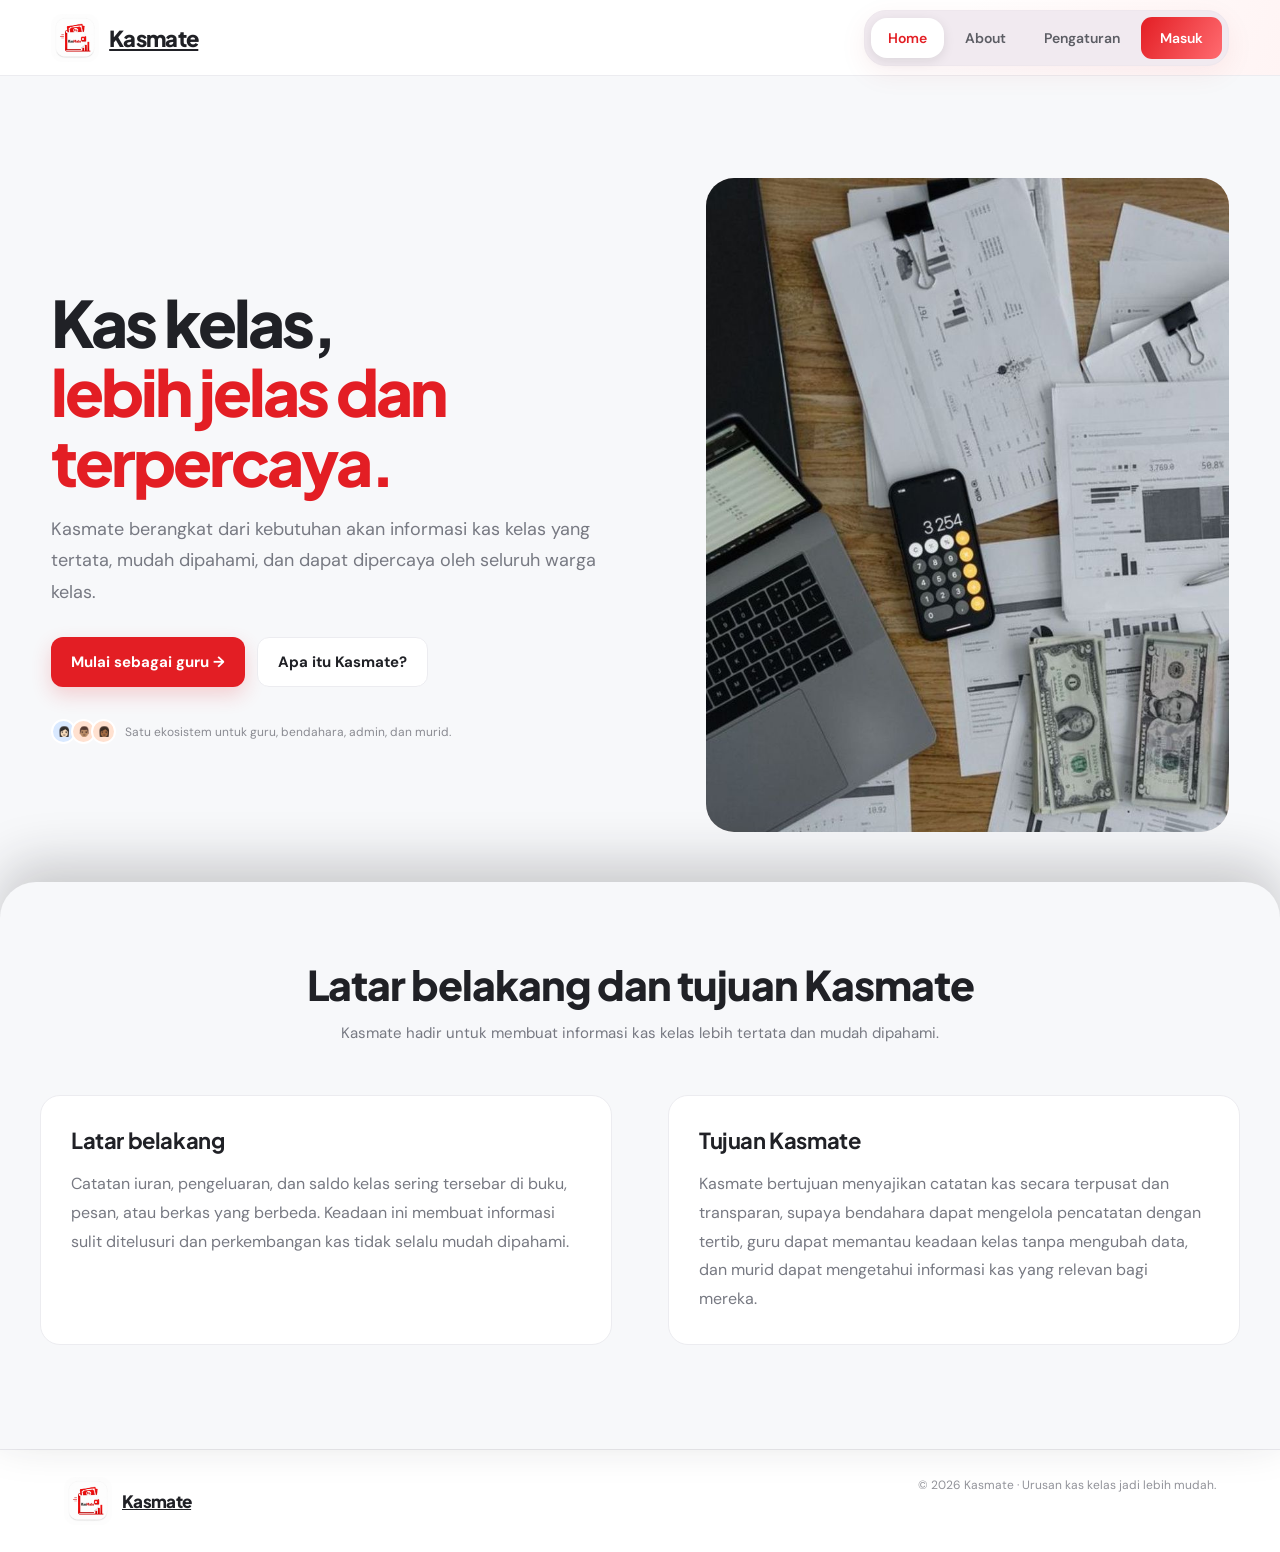
<file: index.html>
<!doctype html>
<html lang="id">

<head>
    <meta charset="utf-8">
    <meta name="viewport" content="width=device-width,initial-scale=1">
    <meta name="theme-color" content="#E31E24">
    <link rel="icon" type="image/png" href="./assets/kasmate-logo.png">
    <title>Kasmate — Kas kelas, lebih tertata</title>
    <link rel="stylesheet" href="./css/style.css?v=20261119-scroll-shadow">
</head>

<body>
    <div class="shell">
        <header class="topbar">
            <a class="brand" href="index.html">
                <img class="brand-image" src="./assets/kasmate-logo.png" alt="Logo Kasmate">Kasmate</a>
            <button class="mobile-menu" onclick="document.querySelector('.nav').classList.toggle('open')">☰</button>
            <nav class="nav" id="nav">
                <a data-page="home" href="index.html">Home</a>
                <a data-page="about" href="about.html">About</a>
                <a data-page="dashboard" href="dashboard.html">Dashboard</a>
                <a data-page="transactions" href="transactions.html">Transaksi</a>
                <a data-page="settings" href="settings.html">Settings</a>
                <button class="nav-cta" id="accountBtn" onclick="accountAction()">Masuk</button>
            </nav>
        </header>
        <main>
            <section class="page active" id="home">
                <div class="hero">
                    <div>
                        <h1><span data-t="homeHeadline">Kas kelas,</span><br>
                            <em data-t="homeHeadlineAccent">lebih jelas dan terpercaya.</em>
                        </h1>
                        <p class="lead" data-t="homeHeroCopy">Kasmate berangkat dari kebutuhan akan informasi kas kelas yang tertata, mudah dipahami, dan dapat dipercaya oleh seluruh warga kelas.</p>
                        <div class="actions">
                            <button class="primary" onclick="go('register')"><span data-t="homeCta">Mulai sebagai guru</span>
                                <span aria-hidden="true">→</span>
                            </button>
                            <button class="secondary" onclick="go('about')" data-t="aboutCta">Apa itu Kasmate?</button>
                        </div>
                        <div class="trust">
                            <div class="avatars">
                                <span>👩🏻</span>
                                <span>👨🏽</span>
                                <span>👩🏾</span>
                            </div><span data-t="homeTrust">Satu ekosistem untuk guru, bendahara, admin, dan murid.</span>
                        </div>
                    </div>
                    <div class="hero-art">
                        <img class="hero-image" src="./assets/cash-management.jpg" alt="Meja berisi laporan keuangan, laptop, kalkulator, dan uang tunai">
                    </div>
                </div>
                <div class="section home-story">
                    <div class="section-title">
                        <h2 data-t="homeStoryTitle">Latar belakang dan tujuan Kasmate</h2>
                        <p data-t="homeStoryIntro">Kasmate hadir untuk membuat informasi kas kelas lebih tertata dan mudah dipahami.</p>
                    </div>
                    <div class="home-purpose">
                        <article>
                            <h3 data-t="homeBackgroundTitle">Latar belakang</h3>
                            <p data-t="homeBackgroundCopy">Catatan iuran, pengeluaran, dan saldo kelas sering tersebar di buku, pesan, atau berkas yang berbeda. Keadaan ini membuat informasi sulit ditelusuri dan perkembangan kas tidak selalu mudah dipahami.</p>
                        </article>
                        <article>
                            <h3 data-t="homePurposeTitle">Tujuan Kasmate</h3>
                            <p data-t="homePurposeCopy">Kasmate bertujuan menyajikan catatan kas secara terpusat dan transparan, supaya bendahara dapat mengelola pencatatan dengan tertib, guru dapat memantau keadaan kelas tanpa mengubah data, dan murid dapat mengetahui informasi kas yang relevan bagi mereka.</p>
                        </article>
                    </div>
                </div>
            </section>
        </main>
        <footer class="footer">
            <a class="brand" href="index.html">
                <img class="brand-image" src="./assets/kasmate-logo.png" alt="Logo Kasmate">Kasmate</a>
            <span>© 2026 Kasmate · Urusan kas kelas jadi lebih mudah.</span>
        </footer>
    </div>
    <div class="modal-back" id="modalBack" onclick="if(event.target===this)closeModal()">
        <div class="modal">
            <h2>Daftarkan kelas</h2>
            <p>Buat ruang baru untuk mengelola kas kelas.</p>
            <div class="field">
                <label>Nama kelas</label>
                <input id="newClassName" placeholder="Contoh: XI PPLG 2">
            </div>
            <div class="field">
                <label>Nama sekolah</label>
                <input id="newSchool" placeholder="Contoh: SMK Telkom Bandung">
            </div>
            <div class="field">
                <label>Tahun ajaran</label>
                <select id="newYear">
                    <option>2026/2027</option>
                    <option>2025/2026</option>
                </select>
            </div>
            <div class="modal-actions">
                <button class="secondary" onclick="closeModal()">Batal</button>
                <button class="primary" onclick="addClass()">Buat kelas</button>
            </div>
        </div>
    </div>
    <div class="toast" id="toast">
    </div>
    <script src="./js/app.js?v=20261119-copy">
    </script>
</body>

</html>
</file>
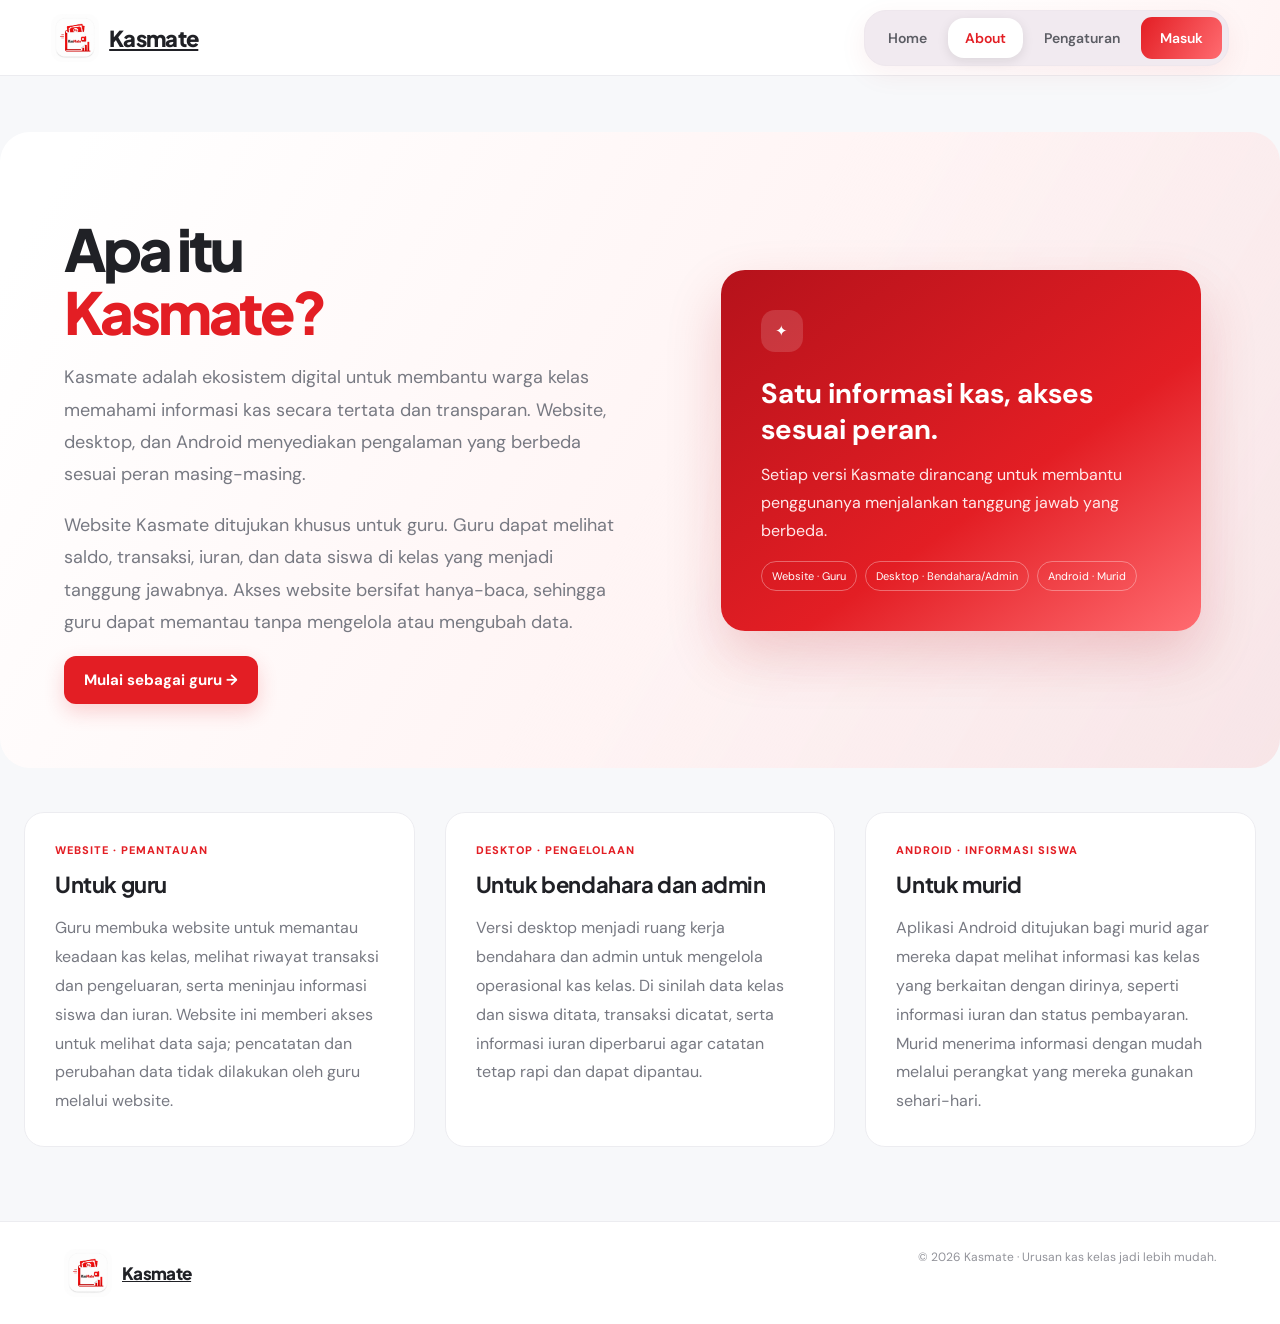
<file: about.html>
<!doctype html>
<html lang="id">

<head>
    <meta charset="utf-8">
    <meta name="viewport" content="width=device-width,initial-scale=1">
    <meta name="theme-color" content="#E31E24">
    <link rel="icon" type="image/png" href="./assets/kasmate-logo.png">
    <title>Kasmate — Kas kelas, lebih tertata</title>
    <link rel="stylesheet" href="./css/style.css?v=20261119-space">
</head>

<body>
    <div class="shell">
        <header class="topbar">
            <a class="brand" href="index.html">
                <img class="brand-image" src="./assets/kasmate-logo.png" alt="Logo Kasmate">Kasmate</a>
            <button class="mobile-menu" onclick="document.querySelector('.nav').classList.toggle('open')">☰</button>
            <nav class="nav" id="nav">
                <a data-page="home" href="index.html">Home</a>
                <a data-page="about" href="about.html">About</a>
                <a data-page="dashboard" href="dashboard.html">Dashboard</a>
                <a data-page="transactions" href="transactions.html">Transaksi</a>
                <a data-page="settings" href="settings.html">Settings</a>
                <button class="nav-cta" id="accountBtn" onclick="accountAction()">Masuk</button>
            </nav>
        </header>
        <main>
            <section class="page active" id="about">
                <div class="about-hero">
                    <div class="about-copy">
                        <h1><span data-t="aboutTitle">Apa itu</span><br>
                            <em>Kasmate?</em>
                        </h1>
                        <p data-t="aboutIntro">Kasmate adalah ekosistem digital untuk membantu warga kelas memahami informasi kas secara tertata dan transparan. Website, desktop, dan Android menyediakan pengalaman yang berbeda sesuai peran masing-masing.</p>
                        <p data-t="aboutTeacherDetail">Website Kasmate ditujukan khusus untuk guru. Guru dapat melihat saldo, transaksi, iuran, dan data siswa di kelas yang menjadi tanggung jawabnya. Akses website bersifat hanya-baca, sehingga guru dapat memantau tanpa mengelola atau mengubah data.</p>
                        <button class="primary" onclick="go('register')"><span data-t="homeCta">Mulai sebagai guru</span>
                            <span>→</span>
                        </button>
                    </div>
                    <div class="about-visual">
                        <div class="about-orbit">
                        </div>
                        <div class="about-feature">
                            <span class="about-feature-icon">✦</span>
                            <h2 data-t="aboutCalloutTitle">Satu informasi kas, akses sesuai peran.</h2>
                            <p data-t="aboutCalloutCopy">Setiap versi Kasmate dirancang untuk membantu penggunanya menjalankan tanggung jawab yang berbeda.</p>
                            <div class="about-tags">
                                <span data-t="platformWeb">Website · Guru</span>
                                <span data-t="platformDesktop">Desktop · Bendahara/Admin</span>
                                <span data-t="platformAndroid">Android · Murid</span>
                            </div>
                        </div>
                    </div>
                </div>
                <div class="about-platforms">
                    <article>
                        <span class="platform-label" data-t="platformWebLabel">WEBSITE · PEMANTAUAN</span>
                        <h3 data-t="platformWebTitle">Untuk guru</h3>
                        <p data-t="platformWebCopy">Guru membuka website untuk memantau keadaan kas kelas, melihat riwayat transaksi dan pengeluaran, serta meninjau informasi siswa dan iuran. Website ini memberi akses untuk melihat data saja; pencatatan dan perubahan data tidak dilakukan oleh guru melalui website.</p>
                    </article>
                    <article>
                        <span class="platform-label" data-t="platformDesktopLabel">DESKTOP · PENGELOLAAN</span>
                        <h3 data-t="platformDesktopTitle">Untuk bendahara dan admin</h3>
                        <p data-t="platformDesktopCopy">Versi desktop menjadi ruang kerja bendahara dan admin untuk mengelola operasional kas kelas. Di sinilah data kelas dan siswa ditata, transaksi dicatat, serta informasi iuran diperbarui agar catatan tetap rapi dan dapat dipantau.</p>
                    </article>
                    <article>
                        <span class="platform-label" data-t="platformAndroidLabel">ANDROID · INFORMASI SISWA</span>
                        <h3 data-t="platformAndroidTitle">Untuk murid</h3>
                        <p data-t="platformAndroidCopy">Aplikasi Android ditujukan bagi murid agar mereka dapat melihat informasi kas kelas yang berkaitan dengan dirinya, seperti informasi iuran dan status pembayaran. Murid menerima informasi dengan mudah melalui perangkat yang mereka gunakan sehari-hari.</p>
                    </article>
                </div>
            </section>
        </main>
        <footer class="footer">
            <a class="brand" href="index.html">
                <img class="brand-image" src="./assets/kasmate-logo.png" alt="Logo Kasmate">Kasmate</a>
            <span>© 2026 Kasmate · Urusan kas kelas jadi lebih mudah.</span>
        </footer>
    </div>
    <div class="modal-back" id="modalBack" onclick="if(event.target===this)closeModal()">
        <div class="modal">
            <h2>Daftarkan kelas</h2>
            <p>Buat ruang baru untuk mengelola kas kelas.</p>
            <div class="field">
                <label>Nama kelas</label>
                <input id="newClassName" placeholder="Contoh: XI PPLG 2">
            </div>
            <div class="field">
                <label>Nama sekolah</label>
                <input id="newSchool" placeholder="Contoh: SMK Telkom Bandung">
            </div>
            <div class="field">
                <label>Tahun ajaran</label>
                <select id="newYear">
                    <option>2026/2027</option>
                    <option>2025/2026</option>
                </select>
            </div>
            <div class="modal-actions">
                <button class="secondary" onclick="closeModal()">Batal</button>
                <button class="primary" onclick="addClass()">Buat kelas</button>
            </div>
        </div>
    </div>
    <div class="toast" id="toast">
    </div>
    <script src="./js/app.js?v=20261119-copy">
    </script>
</body>

</html>
</file>
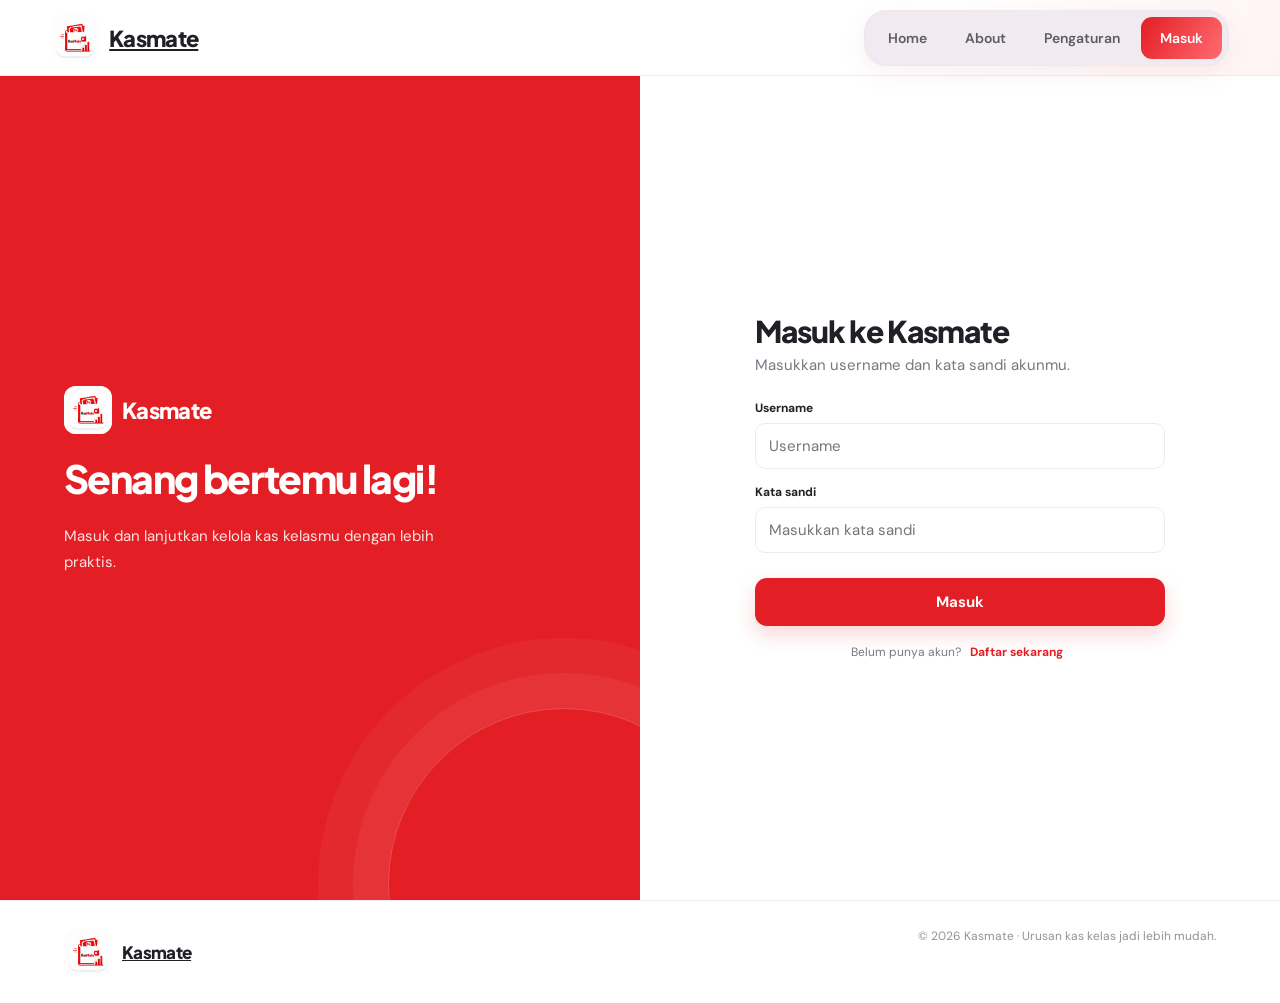
<file: dashboard.html>
<!doctype html>
<html lang="id">

<head>
    <meta charset="utf-8">
    <meta name="viewport" content="width=device-width,initial-scale=1">
    <meta name="theme-color" content="#E31E24">
    <link rel="icon" type="image/png" href="./assets/kasmate-logo.png">
    <title>Kasmate — Kas kelas, lebih tertata</title>
    <link rel="stylesheet" href="./css/style.css?v=20261119-loading2">
</head>

<body>
    <div class="shell">
        <header class="topbar">
            <a class="brand" href="index.html">
                <img class="brand-image" src="./assets/kasmate-logo.png" alt="Logo Kasmate">Kasmate</a>
            <button class="mobile-menu" onclick="document.querySelector('.nav').classList.toggle('open')">☰</button>
            <nav class="nav" id="nav">
                <a data-page="home" href="index.html">Home</a>
                <a data-page="about" href="about.html">About</a>
                <a data-page="dashboard" href="dashboard.html">Dashboard</a>
                <a data-page="transactions" href="transactions.html">Transaksi</a>
                <a data-page="settings" href="settings.html">Settings</a>
                <button class="nav-cta" id="accountBtn" onclick="accountAction()">Masuk</button>
            </nav>
        </header>
        <main>
            <section class="page active" id="dashboard">
                <div class="panel-wrap">
                    <div class="panel-head">
                        <div>
                            <h1 id="welcome">Selamat datang!</h1>
                            <p>Kelola ruang kelas dan data siswa dari satu tempat.</p>
                        </div>
                    </div>
                    <div class="class-grid dashboard-class-grid" id="classGrid"></div>
                    <div class="dashboard-intro" id="dashboardIntro">
                        <div class="dashboard-intro-copy" id="dashboardIntroCopy">
                            <span class="dash-mark">✦</span>
                            <h2>Kelasmu, tertata.</h2>
                            <p>Buat kelas untuk mulai mengelola kas bersama.</p>
                        </div>
                        <div class="dashboard-class-details" id="dashboardClassDetails" hidden>
                            <h2 id="dashboardClassName"></h2>
                            <p id="dashboardClassYear"></p>
                            <div class="dashboard-class-metrics">
                                <div class="dashboard-class-metric">
                                    <small id="dashboardClassStudentsLabel">SISWA</small>
                                    <strong id="dashboardClassStudents"></strong>
                                </div>
                            </div>
                        </div>
                        <button class="secondary" id="classCreateBtn" type="button" onclick="openModal()">Daftarkan
                            kelas</button>
                        <div class="dash-decoration">K</div>
                    </div>
                    <div class="stats api-stats">
                        <div class="stat">
                            <span>Saldo kas</span>
                            <strong id="apiBalance">—</strong>
                            <small id="apiConnection" hidden></small>
                        </div>
                        <div class="stat">
                            <span>Total siswa</span>
                            <strong id="apiStudentCount">—</strong>
                        </div>
                        <div class="stat">
                            <span data-t="transactionHistory">Transaksi</span>
                            <strong id="apiTransactionCount">—</strong>
                        </div>
                        <div class="stat expense-stat">
                            <span data-t="expenseHistory">Riwayat pengeluaran</span>
                            <strong id="expenseHistoryTotal">Rp 0</strong>
                        </div>
                    </div>
                    <div class="panel dashboard-students">
                        <div class="panel-head">
                            <div>
                                <h2 data-t="studentsTitle">Data siswa</h2>
                                <p data-t="studentsDesc">Daftar siswa pada kelas yang dipilih.</p>
                            </div>
                            <button class="primary student-register-trigger" id="studentRegisterBtn" type="button"
                                onclick="openStudentDialog()" data-t="registerStudent" hidden>Daftarkan murid</button>
                        </div>
                        <div id="apiStudents" class="empty">Belum ada data siswa lokal.</div>
                    </div>
                </div>
            </section>
        </main>
        <dialog class="student-dialog" id="studentDialog" aria-labelledby="studentDialogTitle">
            <div class="student-dialog-head">
                <h2 id="studentDialogTitle" data-t="registerStudent">Daftarkan murid</h2>
                <button class="student-dialog-close" id="closeStudentDialog" type="button"
                    aria-label="Tutup pendaftaran murid" onclick="closeStudentDialog()">
                    <span aria-hidden="true">×</span>
                </button>
            </div>
            <form id="studentRegistrationForm" class="student-registration">
                <div class="student-form-grid">
                    <div class="field">
                        <label for="studentName" data-t="studentName">Nama murid</label>
                        <input id="studentName" required placeholder="Nama lengkap" autofocus>
                    </div>
                    <div class="field">
                        <label for="studentNis" data-t="studentNis">NIS</label>
                        <input id="studentNis" required placeholder="Nomor induk siswa">
                    </div>
                    <div class="field">
                        <label for="studentClass" data-t="studentClass">Kelas</label>
                        <select id="studentClass" required></select>
                    </div>
                </div>
                <p class="role-help" id="studentRoleHelp">Akun Admin pada database adalah Bendahara untuk semua kelas.</p>
                <button class="primary" type="submit" data-t="saveStudent">Simpan murid</button>
                <div class="notice" id="studentNotice"></div>
            </form>
        </dialog>
        <footer class="footer">
            <a class="brand" href="index.html">
                <img class="brand-image" src="./assets/kasmate-logo.png" alt="Logo Kasmate">Kasmate</a>
            <span>© 2026 Kasmate · Urusan kas kelas jadi lebih mudah.</span>
        </footer>
    </div>
    <div class="modal-back" id="modalBack" onclick="if(event.target===this)closeModal()">
        <div class="modal">
            <h2>Daftarkan kelas</h2>
            <p>Buat ruang baru untuk mengelola kas kelas.</p>
            <div class="field">
                <label>Nama kelas</label>
                <input id="newClassName" placeholder="Contoh: XI PPLG 2">
            </div>
            <div class="field">
                <label>Nama sekolah</label>
                <input id="newSchool" placeholder="Contoh: SMK Telkom Bandung">
            </div>
            <div class="field">
                <label>Tahun ajaran</label>
                <select id="newYear">
                    <option>2026/2027</option>
                    <option>2025/2026</option>
                </select>
            </div>
            <div class="modal-actions">
                <button class="secondary" onclick="closeModal()">Batal</button>
                <button class="primary" onclick="addClass()">Buat kelas</button>
            </div>
        </div>
    </div>
    <div class="toast" id="toast">
    </div>
    <script src="./js/app.js?v=20261119-loading2">
    </script>
</body>

</html>
</file>
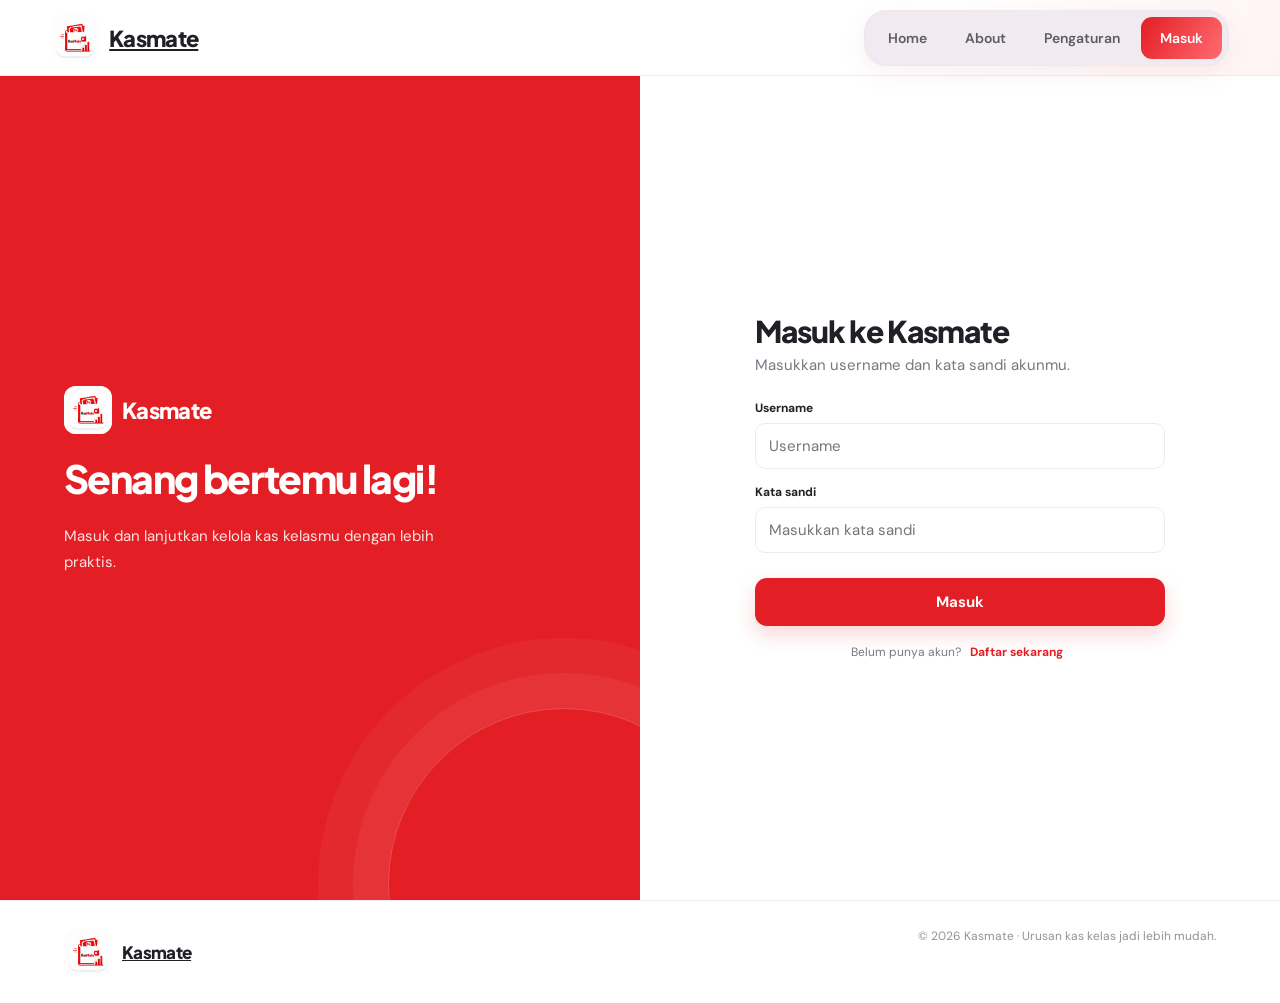
<file: login.html>
<!doctype html>
<html lang="id">

<head>
    <meta charset="utf-8">
    <meta name="viewport" content="width=device-width,initial-scale=1">
    <meta name="theme-color" content="#E31E24">
    <link rel="icon" type="image/png" href="./assets/kasmate-logo.png">
    <title>Kasmate — Kas kelas, lebih tertata</title>
    <link rel="stylesheet" href="./css/style.css?v=20261119-loading2">
</head>

<body>
    <div class="shell">
        <header class="topbar">
            <a class="brand" href="index.html">
                <img class="brand-image" src="./assets/kasmate-logo.png" alt="Logo Kasmate">Kasmate</a>
            <button class="mobile-menu" onclick="document.querySelector('.nav').classList.toggle('open')">☰</button>
            <nav class="nav" id="nav">
                <a data-page="home" href="index.html">Home</a>
                <a data-page="about" href="about.html">About</a>
                <a data-page="dashboard" href="dashboard.html">Dashboard</a>
                <a data-page="transactions" href="transactions.html">Transaksi</a>
                <a data-page="settings" href="settings.html">Settings</a>
                <button class="nav-cta" id="accountBtn" onclick="accountAction()">Masuk</button>
            </nav>
        </header>
        <main>
            <section class="page active" id="login">
                <div class="auth-shell">
                    <div class="auth-aside">
                        <span class="brand" style="color:white">
                            <img class="brand-image" src="./assets/kasmate-logo.png" alt="Logo Kasmate">Kasmate</span>
                        <h2>Senang bertemu lagi!</h2>
                        <p>Masuk dan lanjutkan kelola kas kelasmu dengan lebih praktis.</p>
                    </div>
                    <div class="auth-content">
                        <form class="auth-form" id="loginForm">
                            <h1>Masuk ke Kasmate</h1>
                            <p>Masukkan username dan kata sandi akunmu.</p>
                            <div class="notice" id="loginNotice">
                            </div>
                            <div class="field">
                                <label>Username</label>
                                <input type="text" placeholder="Username" autocomplete="username" required>
                            </div>
                            <div class="field">
                                <label>Kata sandi</label>
                                <input type="password" autocomplete="current-password" placeholder="Masukkan kata sandi"
                                    required>
                            </div>
                            <button type="submit" class="primary">Masuk</button>
                            <div class="switch">Belum punya akun? <button type="button" onclick="go('register')">Daftar
                                    sekarang</button>
                            </div>
                        </form>
                    </div>
                </div>
            </section>
        </main>
        <footer class="footer">
            <a class="brand" href="index.html">
                <img class="brand-image" src="./assets/kasmate-logo.png" alt="Logo Kasmate">Kasmate</a>
            <span>© 2026 Kasmate · Urusan kas kelas jadi lebih mudah.</span>
        </footer>
    </div>
    <div class="modal-back" id="modalBack" onclick="if(event.target===this)closeModal()">
        <div class="modal">
            <h2>Daftarkan kelas</h2>
            <p>Buat ruang baru untuk mengelola kas kelas.</p>
            <div class="field">
                <label>Nama kelas</label>
                <input id="newClassName" placeholder="Contoh: XI PPLG 2">
            </div>
            <div class="field">
                <label>Nama sekolah</label>
                <input id="newSchool" placeholder="Contoh: SMK Telkom Bandung">
            </div>
            <div class="field">
                <label>Tahun ajaran</label>
                <select id="newYear">
                    <option>2026/2027</option>
                    <option>2025/2026</option>
                </select>
            </div>
            <div class="modal-actions">
                <button class="secondary" onclick="closeModal()">Batal</button>
                <button class="primary" onclick="addClass()">Buat kelas</button>
            </div>
        </div>
    </div>
    <div class="toast" id="toast">
    </div>
    <script src="./js/app.js?v=20261119-loading2">
    </script>
</body>

</html>
</file>
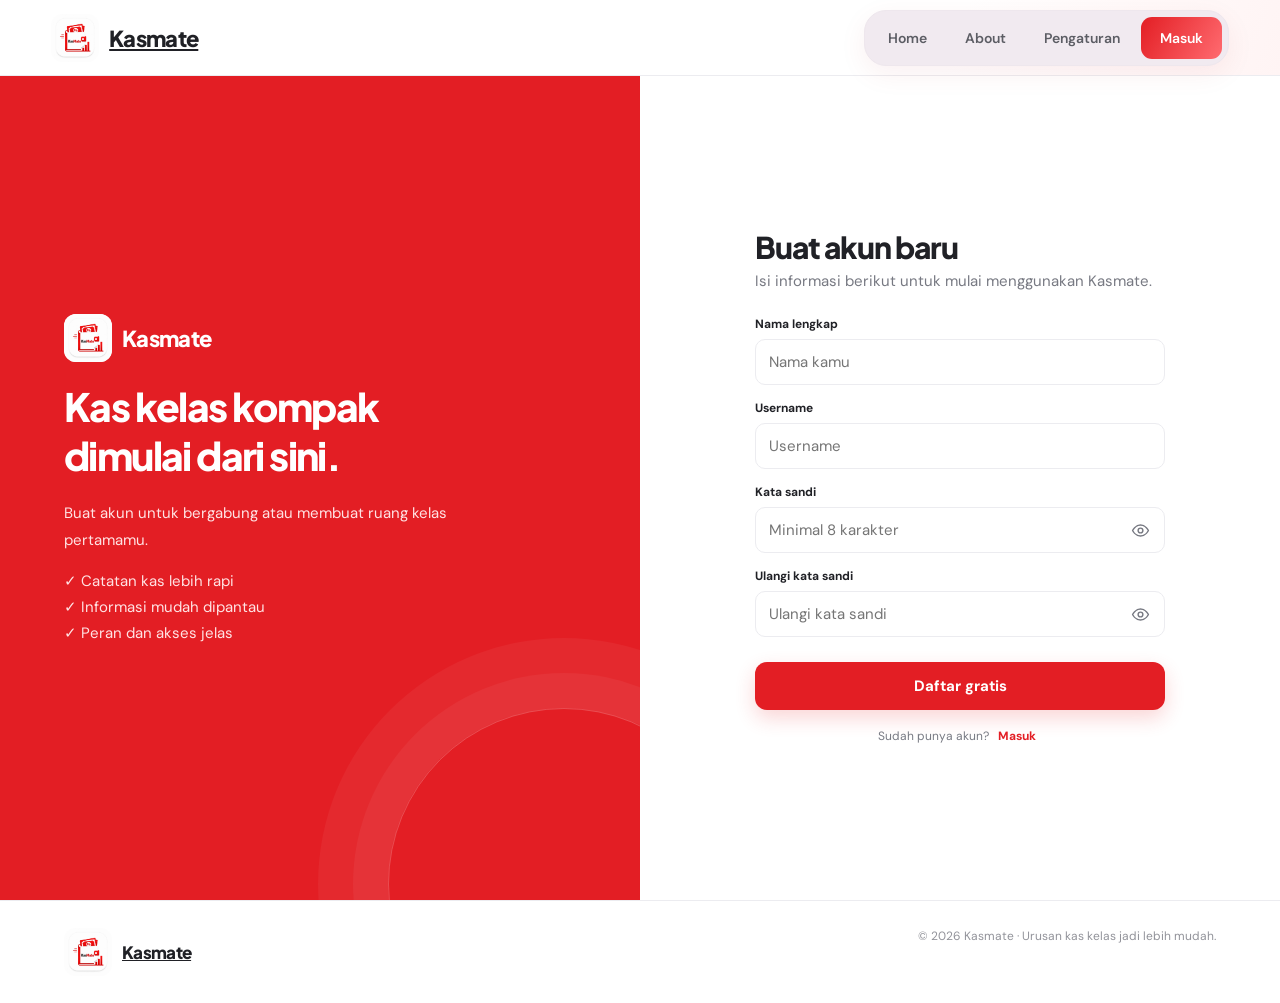
<file: register.html>
<!doctype html>
<html lang="id">

<head>
    <meta charset="utf-8">
    <meta name="viewport" content="width=device-width,initial-scale=1">
    <meta name="theme-color" content="#E31E24">
    <link rel="icon" type="image/png" href="./assets/kasmate-logo.png">
    <title>Kasmate — Kas kelas, lebih tertata</title>
    <link rel="stylesheet" href="./css/style.css?v=20261119-loading2">
</head>

<body>
    <div class="shell">
        <header class="topbar">
            <a class="brand" href="index.html">
                <img class="brand-image" src="./assets/kasmate-logo.png" alt="Logo Kasmate">Kasmate</a>
            <button class="mobile-menu" onclick="document.querySelector('.nav').classList.toggle('open')">☰</button>
            <nav class="nav" id="nav">
                <a data-page="home" href="index.html">Home</a>
                <a data-page="about" href="about.html">About</a>
                <a data-page="dashboard" href="dashboard.html">Dashboard</a>
                <a data-page="transactions" href="transactions.html">Transaksi</a>
                <a data-page="settings" href="settings.html">Settings</a>
                <button class="nav-cta" id="accountBtn" onclick="accountAction()">Masuk</button>
            </nav>
        </header>
        <main>
            <section class="page active" id="register">
                <div class="auth-shell">
                    <div class="auth-aside">
                        <span class="brand" style="color:white">
                            <img class="brand-image" src="./assets/kasmate-logo.png" alt="Logo Kasmate">Kasmate</span>
                        <h2>Kas kelas kompak dimulai dari sini.</h2>
                        <p>Buat akun untuk bergabung atau membuat ruang kelas pertamamu.</p>
                        <p>✓ Catatan kas lebih rapi<br>✓ Informasi mudah dipantau<br>✓ Peran dan akses jelas</p>
                    </div>
                    <div class="auth-content">
                        <form class="auth-form" id="registerForm">
                            <h1>Buat akun baru</h1>
                            <p>Isi informasi berikut untuk mulai menggunakan Kasmate.</p>
                            <div class="notice" id="registerNotice">
                            </div>
                            <div class="field">
                                <label>Nama lengkap</label>
                                <input name="name" maxlength="255" placeholder="Nama kamu" required>
                            </div>
                            <div class="field">
                                <label>Username</label>
                                <input name="username" type="text" autocomplete="username" minlength="3" maxlength="100"
                                    placeholder="Username" required>
                            </div>
                            <div class="field">
                                <label for="registerPassword">Kata sandi</label>
                                <div class="password-input-wrap">
                                    <input id="registerPassword" name="password" type="password"
                                        autocomplete="new-password" placeholder="Minimal 8 karakter" required
                                        minlength="8">
                                    <button class="password-toggle" type="button"
                                        data-password-toggle="registerPassword" aria-label="Lihat kata sandi"
                                        aria-pressed="false">
                                        <svg viewBox="0 0 24 24" aria-hidden="true">
                                            <path d="M2 12s3.6-7 10-7 10 7 10 7-3.6 7-10 7S2 12 2 12Z" />
                                            <circle cx="12" cy="12" r="3" />
                                        </svg>
                                    </button>
                                </div>
                            </div>
                            <div class="field">
                                <label for="registerPasswordConfirm">Ulangi kata sandi</label>
                                <div class="password-input-wrap">
                                    <input id="registerPasswordConfirm" name="confirmPassword" type="password"
                                        autocomplete="new-password" placeholder="Ulangi kata sandi" required>
                                    <button class="password-toggle" type="button"
                                        data-password-toggle="registerPasswordConfirm" aria-label="Lihat kata sandi"
                                        aria-pressed="false">
                                        <svg viewBox="0 0 24 24" aria-hidden="true">
                                            <path d="M2 12s3.6-7 10-7 10 7 10 7-3.6 7-10 7S2 12 2 12Z" />
                                            <circle cx="12" cy="12" r="3" />
                                        </svg>
                                    </button>
                                </div>
                            </div>
                            <button type="submit" class="primary">Daftar
                                gratis</button>
                            <div class="switch">Sudah punya akun? <button type="button"
                                    onclick="go('login')">Masuk</button>
                            </div>
                        </form>
                    </div>
                </div>
            </section>
        </main>
        <footer class="footer">
            <a class="brand" href="index.html">
                <img class="brand-image" src="./assets/kasmate-logo.png" alt="Logo Kasmate">Kasmate</a>
            <span>© 2026 Kasmate · Urusan kas kelas jadi lebih mudah.</span>
        </footer>
    </div>
    <div class="modal-back" id="modalBack" onclick="if(event.target===this)closeModal()">
        <div class="modal">
            <h2>Daftarkan kelas</h2>
            <p>Buat ruang baru untuk mengelola kas kelas.</p>
            <div class="field">
                <label>Nama kelas</label>
                <input id="newClassName" placeholder="Contoh: XI PPLG 2">
            </div>
            <div class="field">
                <label>Nama sekolah</label>
                <input id="newSchool" placeholder="Contoh: SMK Telkom Bandung">
            </div>
            <div class="field">
                <label>Tahun ajaran</label>
                <select id="newYear">
                    <option>2026/2027</option>
                    <option>2025/2026</option>
                </select>
            </div>
            <div class="modal-actions">
                <button class="secondary" onclick="closeModal()">Batal</button>
                <button class="primary" onclick="addClass()">Buat kelas</button>
            </div>
        </div>
    </div>
    <div class="toast" id="toast">
    </div>
    <script src="./js/app.js?v=20261119-loading2">
    </script>
</body>

</html>
</file>
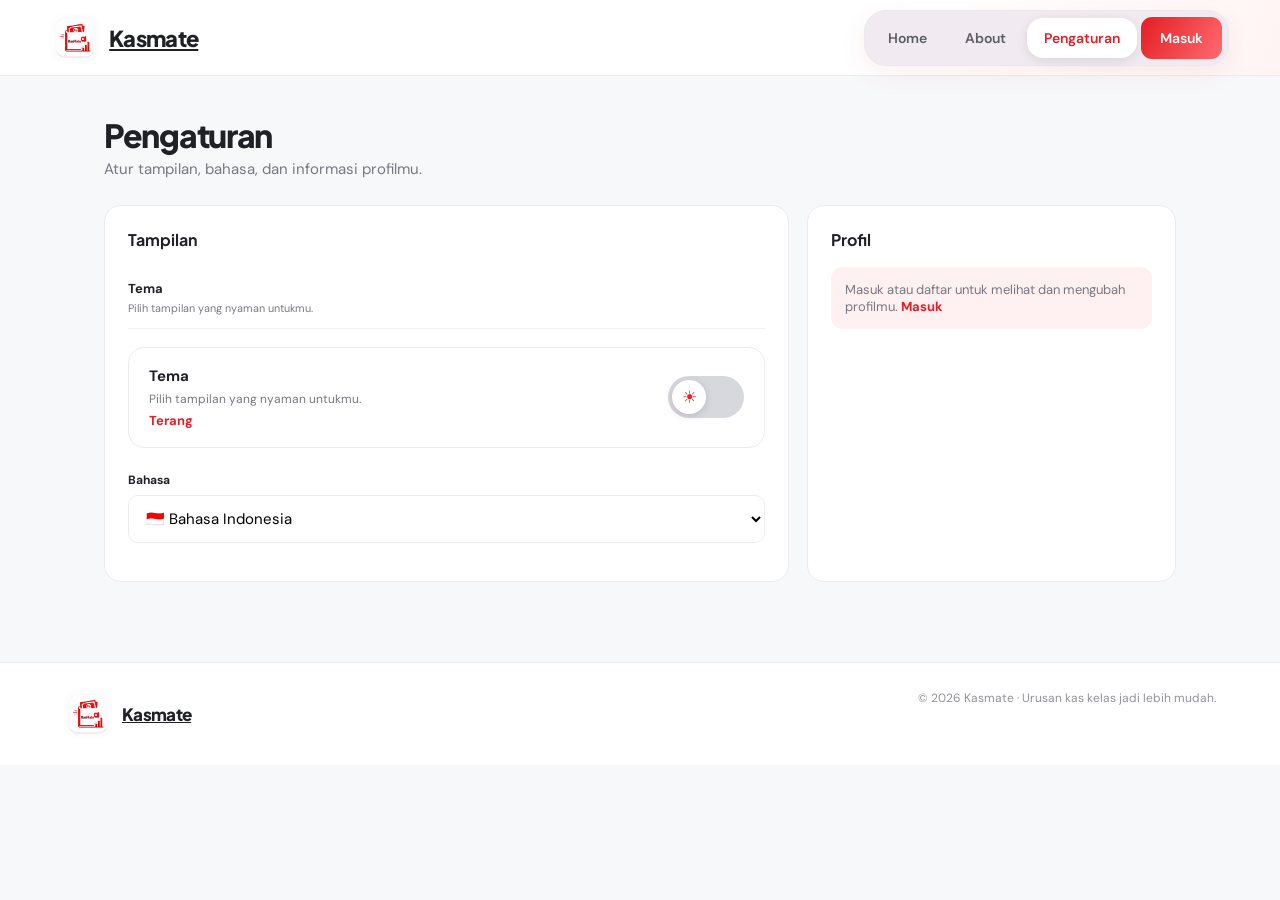
<file: settings.html>
<!doctype html>
<html lang="id">

<head>
    <meta charset="utf-8">
    <meta name="viewport" content="width=device-width,initial-scale=1">
    <meta name="theme-color" content="#E31E24">
    <link rel="icon" type="image/png" href="./assets/kasmate-logo.png">
    <title>Kasmate — Kas kelas, lebih tertata</title>
    <link rel="stylesheet" href="./css/style.css?v=20261119-loading2">
</head>

<body>
    <div class="shell">
        <header class="topbar">
            <a class="brand" href="index.html">
                <img class="brand-image" src="./assets/kasmate-logo.png" alt="Logo Kasmate">Kasmate</a>
            <button class="mobile-menu" onclick="document.querySelector('.nav').classList.toggle('open')">☰</button>
            <nav class="nav" id="nav">
                <a data-page="home" href="index.html">Home</a>
                <a data-page="about" href="about.html">About</a>
                <a data-page="dashboard" href="dashboard.html">Dashboard</a>
                <a data-page="transactions" href="transactions.html">Transaksi</a>
                <a data-page="settings" href="settings.html">Settings</a>
                <button class="nav-cta" id="accountBtn" onclick="accountAction()">Masuk</button>
            </nav>
        </header>
        <main>
            <section class="page active" id="settings">
                <div class="panel-wrap">
                    <div class="panel-head">
                        <div>
                            <h1 data-t="settingsTitle">Pengaturan</h1>
                            <p data-t="settingsDesc">Atur tampilan, bahasa, dan informasi profilmu.</p>
                        </div>
                    </div>
                    <div class="grid-two">
                        <div class="panel">
                            <h3 data-t="appearance">Tampilan</h3>
                            <div class="row">
                                <div>
                                    <strong data-t="theme">Tema</strong>
                                    <small data-t="themeDesc">Pilih tampilan yang
                                        nyaman untukmu.</small>
                                </div>
                            </div>
                            <div class="theme-toggle-row">
                                <div class="theme-toggle-copy">
                                    <strong data-t="theme">Tema</strong>
                                    <small data-t="themeDesc">Pilih tampilan yang nyaman untukmu.</small>
                                    <span id="themeModeLabel" aria-live="polite">Terang</span>
                                </div>
                                <button type="button" class="theme-switch" id="themeSwitch" role="switch"
                                    aria-checked="false" aria-label="Tema" onclick="toggleTheme()">
                                    <span class="theme-switch-thumb" aria-hidden="true">
                                    </span>
                                </button>
                            </div>
                            <div class="field" style="margin-top:22px">
                                <label for="languageSelect" data-t="language">Bahasa</label>
                                <select id="languageSelect" onchange="setLanguage(this.value)">
                                    <option value="id">🇮🇩 Bahasa Indonesia</option>
                                    <option value="en">🇬🇧 English</option>
                                </select>
                            </div>
                        </div>
                        <div class="panel" id="profilePanel">
                            <h3 data-t="profile">Profil</h3>
                            <div class="profile-locked" id="profileLocked">Masuk atau daftar untuk melihat dan mengubah
                                profilmu. <button onclick="go('login')">Masuk</button>
                            </div>
                            <form id="profileForm">
                                <div class="field">
                                    <label for="profileName" data-t="name">Nama</label>
                                    <input id="profileName" required placeholder="Nama lengkap">
                                </div>
                                <div class="field">
                                    <label for="profileClass" id="profileClassLabel" data-t="class">Kelas</label>
                                    <select id="profileClass">
                                        <option value="">Masuk untuk memuat kelas</option>
                                    </select>
                                </div>
                                <button class="primary" type="submit" data-t="saveProfile">Simpan profil</button>
                                <div class="notice" id="profileNotice">
                                </div>
                            </form>
                            <form id="passwordForm" class="password-form">
                                <h3 data-t="changePassword">Ubah kata sandi</h3>
                                <div class="field">
                                    <label for="currentPassword" data-t="currentPassword">Kata sandi saat ini</label>
                                    <input id="currentPassword" type="password" autocomplete="current-password"
                                        required>
                                </div>
                                <div class="field">
                                    <label for="newPassword" data-t="newPassword">Kata sandi baru</label>
                                    <input id="newPassword" type="password" minlength="8" autocomplete="new-password"
                                        required>
                                </div>
                                <div class="field">
                                    <label for="confirmPassword" data-t="confirmPassword">Konfirmasi kata sandi
                                        baru</label>
                                    <input id="confirmPassword" type="password" minlength="8"
                                        autocomplete="new-password" required>
                                </div>
                                <button class="secondary" type="submit" data-t="updatePassword">Ubah kata sandi</button>
                                <div class="notice" id="passwordNotice">
                                </div>
                            </form>
                        </div>
                    </div>
                </div>
            </section>
        </main>
        <footer class="footer">
            <a class="brand" href="index.html">
                <img class="brand-image" src="./assets/kasmate-logo.png" alt="Logo Kasmate">Kasmate</a>
            <span>© 2026 Kasmate · Urusan kas kelas jadi lebih mudah.</span>
        </footer>
    </div>
    <div class="modal-back" id="modalBack" onclick="if(event.target===this)closeModal()">
        <div class="modal">
            <h2>Daftarkan kelas</h2>
            <p>Buat ruang baru untuk mengelola kas kelas.</p>
            <div class="field">
                <label>Nama kelas</label>
                <input id="newClassName" placeholder="Contoh: XI PPLG 2">
            </div>
            <div class="field">
                <label>Nama sekolah</label>
                <input id="newSchool" placeholder="Contoh: SMK Telkom Bandung">
            </div>
            <div class="field">
                <label>Tahun ajaran</label>
                <select id="newYear">
                    <option>2026/2027</option>
                    <option>2025/2026</option>
                </select>
            </div>
            <div class="modal-actions">
                <button class="secondary" onclick="closeModal()">Batal</button>
                <button class="primary" onclick="addClass()">Buat kelas</button>
            </div>
        </div>
    </div>
    <div class="toast" id="toast">
    </div>
    <script src="./js/app.js?v=20261119-loading2">
    </script>
</body>

</html>
</file>
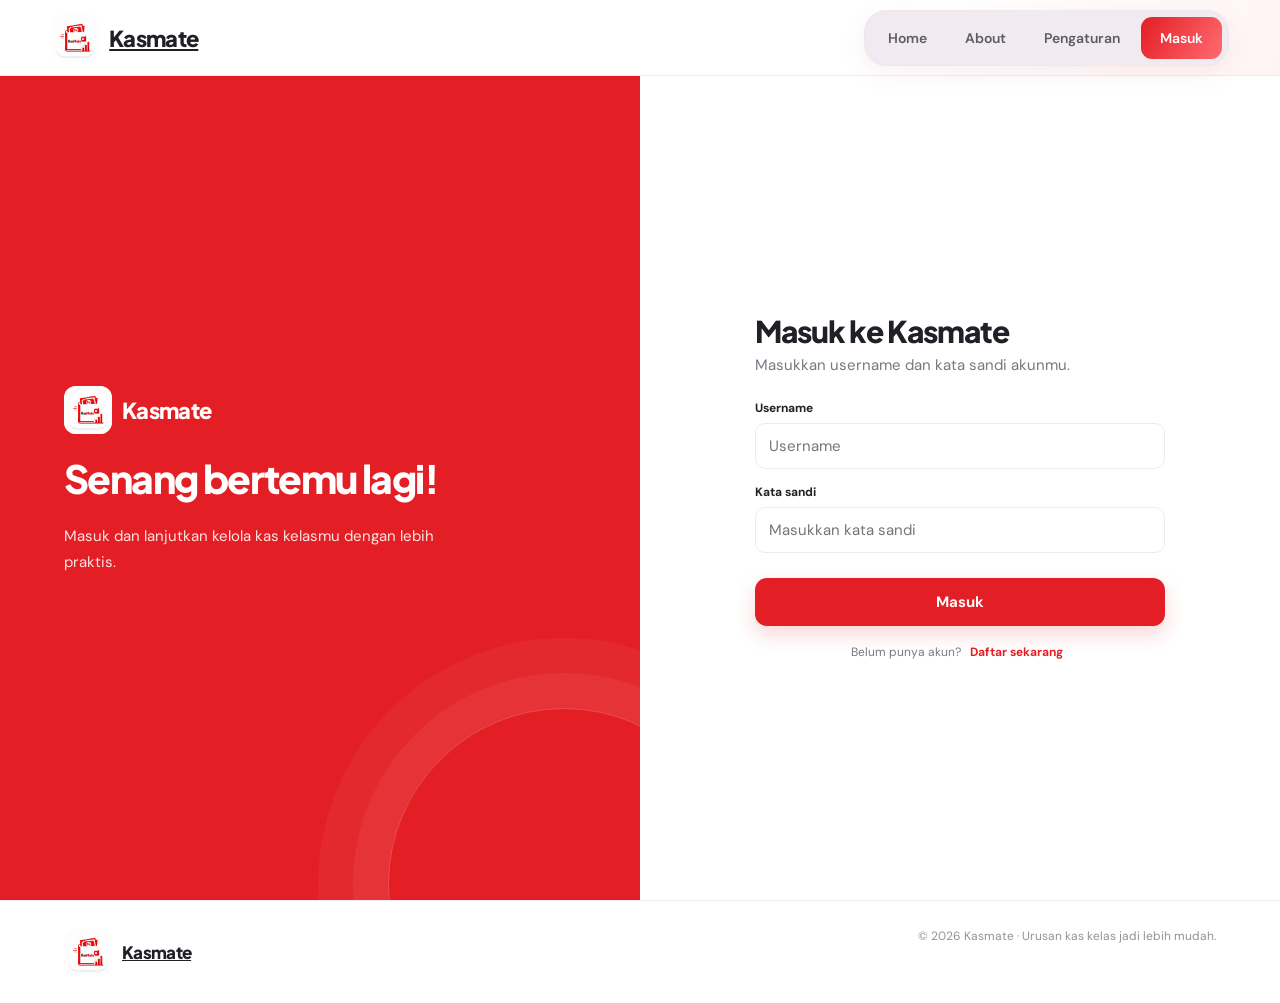
<file: transactions.html>
<!doctype html>
<html lang="id">

<head>
    <meta charset="utf-8">
    <meta name="viewport" content="width=device-width,initial-scale=1">
    <meta name="theme-color" content="#E31E24">
    <link rel="icon" type="image/png" href="./assets/kasmate-logo.png">
    <title>Kasmate — Kas kelas, lebih tertata</title>
    <link rel="stylesheet" href="./css/style.css?v=20261119-loading2">
</head>

<body>
    <div class="shell">
        <header class="topbar">
            <a class="brand" href="index.html">
                <img class="brand-image" src="./assets/kasmate-logo.png" alt="Logo Kasmate">Kasmate</a>
            <button class="mobile-menu" onclick="document.querySelector('.nav').classList.toggle('open')">☰</button>
            <nav class="nav" id="nav">
                <a data-page="home" href="index.html">Home</a>
                <a data-page="about" href="about.html">About</a>
                <a data-page="dashboard" href="dashboard.html">Dashboard</a>
                <a data-page="transactions" href="transactions.html">Transaksi</a>
                <a data-page="settings" href="settings.html">Settings</a>
                <button class="nav-cta" id="accountBtn" onclick="accountAction()">Masuk</button>
            </nav>
        </header>
        <main>
            <section class="page active" id="transactions">
                <div class="panel-wrap">
                    <div class="panel-head">
                        <div>
                            <h1 data-t="transactionHistory">Riwayat transaksi</h1>
                            <p data-t="transactionHistoryDesc">Catatan transaksi kas dari database bersama.</p>
                        </div>
                    </div>
                    <div class="panel history-card">
                        <div id="transactionHistoryFullList" class="history-list">
                        </div>
                    </div>
                    <div class="panel history-card">
                        <div class="panel-head">
                            <div>
                                <h2 data-t="expenseHistory">Riwayat pengeluaran</h2>
                                <p data-t="expenseHistoryDesc">Catatan pengeluaran dari kas kelas.</p>
                            </div>
                        </div>
                        <div id="expenseHistoryFullList" class="history-list">
                        </div>
                    </div>
                </div>
            </section>
        </main>
        <footer class="footer">
            <a class="brand" href="index.html">
                <img class="brand-image" src="./assets/kasmate-logo.png" alt="Logo Kasmate">Kasmate</a>
            <span>© 2026 Kasmate · Urusan kas kelas jadi lebih mudah.</span>
        </footer>
    </div>
    <div class="modal-back" id="modalBack" onclick="if(event.target===this)closeModal()">
        <div class="modal">
            <h2>Daftarkan kelas</h2>
            <p>Buat ruang baru untuk mengelola kas kelas.</p>
            <div class="field">
                <label>Nama kelas</label>
                <input id="newClassName" placeholder="Contoh: XI PPLG 2">
            </div>
            <div class="field">
                <label>Nama sekolah</label>
                <input id="newSchool" placeholder="Contoh: SMK Telkom Bandung">
            </div>
            <div class="field">
                <label>Tahun ajaran</label>
                <select id="newYear">
                    <option>2026/2027</option>
                    <option>2025/2026</option>
                </select>
            </div>
            <div class="modal-actions">
                <button class="secondary" onclick="closeModal()">Batal</button>
                <button class="primary" onclick="addClass()">Buat kelas</button>
            </div>
        </div>
    </div>
    <div class="toast" id="toast">
    </div>
    <script src="./js/app.js?v=20261119-loading2">
    </script>
</body>

</html>
</file>
<file: css/style.css>
@import url('https://fonts.googleapis.com/css2?family=DM+Sans:wght@400;500;600;700;800&family=Plus+Jakarta+Sans:wght@500;600;700;800&display=swap');

    :root {
        --red: #E31E24;
        --red-dark: #B5121B;
        --ink: #202126;
        --muted: #777982;
        --line: #ececf0;
        --soft: #FFF0F1;
        --bg: #F7F8FA;
        --green: #168A62;
        --shadow: 0 20px 60px #20212612;
    }

    * {
        box-sizing: border-box;
    }

    body {
        margin: 0;
        background: var(--bg);
        color: var(--ink);
        font: 15px 'DM Sans', sans-serif;
    }

    button,
    input,
    select {
        font: inherit;
    }

    button {
        cursor: pointer;
    }

    .shell {
        min-height: 100vh;
    }

    .topbar {
        height: 76px;
        padding: 0 max(5vw, 24px);
        display: flex;
        align-items: center;
        justify-content: space-between;
        background: #fff;
        border-bottom: 1px solid var(--line);
        position: sticky;
        top: 0;
        z-index: 5;
    }

    .brand {
        display: flex;
        align-items: center;
        gap: 10px;
        font: 800 22px 'Plus Jakarta Sans';
        letter-spacing: -.7px;
        color: var(--ink);
        cursor: pointer;
    }

    .brandmark {
        width: 35px;
        height: 35px;
        background: var(--red);
        border-radius: 12px;
        display: grid;
        place-items: center;
        color: white;
        font-weight: 800;
        font-size: 18px;
    }

    .nav {
        display: flex;
        align-items: center;
        gap: 30px;
    }

    .nav button,
    .nav a {
        background: none;
        border: 0;
        color: #5c5d64;
        text-decoration: none;
        font-size: 14px;
        font-weight: 600;
    }

    .nav [hidden] {
        display: none !important;
    }

    .nav button:hover,
    .nav button.active,
    .nav a:hover,
    .nav a.active {
        color: var(--red);
    }

    .nav .nav-cta {
        background: var(--red);
        color: white;
        padding: 12px 19px;
        border-radius: 11px;
    }

    .nav-cta:hover,
    .primary:hover {
        background: var(--red-dark) !important;
    }

    .mobile-menu {
        display: none;
        background: #fff;
        border: 0;
        font-size: 22px;
    }

    .page {
        display: none;
    }

    .page.active {
        display: block;
        animation: pageEnter .32s cubic-bezier(.2, .75, .25, 1) both;
    }

    @keyframes pageEnter {
        from {
            opacity: 0;
            transform: translateY(9px);
        }

        to {
            opacity: 1;
            transform: translateY(0);
        }
    }

    @media(prefers-reduced-motion:reduce) {
        .page.active {
            animation: none;
        }
    }

    .hero {
        max-width: 1360px;
        margin: 0 auto;
        padding: clamp(70px, 8vw, 110px) clamp(28px, 4vw, 64px);
        display: grid;
        grid-template-columns: minmax(0, 1.05fr) minmax(0, .95fr);
        gap: clamp(48px, 6vw, 90px);
        align-items: center;
        min-height: 640px;
    }

    .eyebrow {
        display: inline-flex;
        align-items: center;
        gap: 8px;
        background: #fff0f0;
        color: var(--red);
        padding: 9px 13px;
        border-radius: 30px;
        font-size: 12px;
        font-weight: 700;
        letter-spacing: .2px;
    }

    .eyebrow i {
        width: 7px;
        height: 7px;
        background: var(--red);
        border-radius: 100%;
    }

    h1,
    h2,
    h3,
    p {
        margin-top: 0;
    }

    h1 {
        font: 800 clamp(40px, 5vw, 64px)/1.08 'Plus Jakarta Sans';
        letter-spacing: -3px;
        margin: 22px 0 18px;
    }

    h1 em {
        font-style: normal;
        color: var(--red);
    }

    .lead {
        color: var(--muted);
        font-size: 18px;
        line-height: 1.75;
        max-width: 590px;
    }

    .actions {
        display: flex;
        gap: 12px;
        margin: 29px 0 32px;
        flex-wrap: wrap;
    }

    .primary,
    .secondary {
        border: 0;
        border-radius: 12px;
        padding: 14px 20px;
        font-weight: 700;
    }

    .primary {
        color: #fff;
        background: var(--red);
        box-shadow: 0 8px 20px #E31E2430;
    }

    .secondary {
        color: var(--ink);
        background: #fff;
        border: 1px solid var(--line);
    }

    .trust {
        color: #8a8b92;
        font-size: 12px;
        display: flex;
        align-items: center;
        gap: 9px;
    }

    .avatars {
        display: flex;
    }

    .avatars span {
        width: 25px;
        height: 25px;
        border-radius: 50%;
        background: #ffe1d0;
        border: 2px solid white;
        margin-left: -5px;
        display: grid;
        place-items: center;
        font-size: 10px;
    }

    .avatars span:first-child {
        margin-left: 0;
        background: #d9e9ff;
    }

    .hero-art {
        width: min(100%, 540px);
        height: auto;
        aspect-ratio: 4 / 5;
        justify-self: center;
        border-radius: 28px;
        background: #fff0f0;
        position: relative;
        overflow: hidden;
        display: grid;
        place-items: center;
    }

    .hero-image {
        width: 100%;
        height: 100%;
        display: block;
        object-fit: cover;
        object-position: center bottom;
        transition: filter .25s ease, transform .35s ease;
    }

    .hero-art:hover .hero-image {
        transform: scale(1.025);
    }

    .blob {
        position: absolute;
        width: 250px;
        height: 250px;
        background: #ffd5d6;
        border-radius: 45% 55% 48% 52%;
        transform: rotate(25deg);
        top: 64px;
        right: 32px;
    }

    .dash-card {
        position: relative;
        background: white;
        border: 1px solid #f0eaeb;
        border-radius: 20px;
        padding: 23px;
        width: 300px;
        box-shadow: 0 22px 55px #a51d2417;
        transform: rotate(-3deg);
    }

    .dash-head {
        display: flex;
        justify-content: space-between;
        align-items: center;
        margin-bottom: 21px;
        font-weight: 700;
        font-size: 13px;
    }

    .badge {
        background: #e8f8f1;
        color: #15966a;
        padding: 5px 9px;
        border-radius: 20px;
        font-size: 10px;
    }

    .balance {
        font: 800 28px 'Plus Jakarta Sans';
        letter-spacing: -1px;
    }

    .sub {
        font-size: 11px;
        color: #92939a;
        margin-top: 5px;
    }

    .chart {
        height: 85px;
        display: flex;
        align-items: end;
        gap: 10px;
        margin-top: 23px;
    }

    .chart i {
        flex: 1;
        background: #ffc5c7;
        border-radius: 5px 5px 1px 1px;
    }

    .chart i:nth-child(3n) {
        background: var(--red);
    }

    .chart i:nth-child(1) {
        height: 38%;
    }

    .chart i:nth-child(2) {
        height: 58%;
    }

    .chart i:nth-child(3) {
        height: 43%;
    }

    .chart i:nth-child(4) {
        height: 76%;
    }

    .chart i:nth-child(5) {
        height: 60%;
    }

    .chart i:nth-child(6) {
        height: 92%;
    }

    .chart i:nth-child(7) {
        height: 70%;
    }

    .chart i:nth-child(8) {
        height: 100%;
    }

    .mini-card {
        position: absolute;
        bottom: 47px;
        left: 30px;
        background: white;
        border-radius: 14px;
        padding: 14px 17px;
        box-shadow: var(--shadow);
        font-size: 12px;
        display: flex;
        gap: 12px;
        align-items: center;
    }

    .mini-icon {
        width: 36px;
        height: 36px;
        border-radius: 11px;
        background: #fff0f0;
        display: grid;
        place-items: center;
        color: var(--red);
        font-size: 17px;
    }

    .section {
        max-width: 1320px;
        margin: 0 auto;
        padding: 54px clamp(28px, 4vw, 64px) 96px;
    }

    .section-title {
        text-align: center;
        max-width: 760px;
        margin: 0 auto 48px;
    }

    .section-title h2 {
        font: 800 clamp(32px, 3.2vw, 42px) 'Plus Jakarta Sans';
        letter-spacing: -1px;
        margin-bottom: 11px;
    }

    .section-title p {
        color: var(--muted);
        line-height: 1.7;
    }

    .features {
        display: grid;
        grid-template-columns: repeat(3, 1fr);
        gap: 18px;
    }

    .feature {
        padding: 23px;
        background: #fff;
        border: 1px solid var(--line);
        border-radius: 18px;
    }

    .icon {
        width: 43px;
        height: 43px;
        border-radius: 13px;
        background: var(--soft);
        color: var(--red);
        display: grid;
        place-items: center;
        font-size: 19px;
        margin-bottom: 17px;
    }

    .feature h3 {
        font: 700 16px 'Plus Jakarta Sans';
        margin-bottom: 8px;
    }

    .feature p {
        color: var(--muted);
        font-size: 13px;
        line-height: 1.65;
        margin: 0;
    }

    .footer {
        border-top: 1px solid var(--line);
        padding: 27px max(5vw, 24px);
        display: flex;
        justify-content: space-between;
        color: #92939a;
        font-size: 12px;
        background: #fff;
    }

    .footer .brand {
        font-size: 17px;
    }

    .footer .brandmark {
        width: 27px;
        height: 27px;
        border-radius: 9px;
        font-size: 14px;
    }

    .panel-wrap {
        max-width: 1120px;
        margin: 0 auto;
        padding: 42px 24px 80px;
    }

    .panel-head {
        display: flex;
        justify-content: space-between;
        align-items: center;
        margin-bottom: 26px;
        gap: 15px;
    }

    .panel-head h1 {
        font-size: 32px;
        letter-spacing: -1.3px;
        margin: 0 0 6px;
    }

    .panel-head p {
        margin: 0;
        color: var(--muted);
    }

    .panel {
        background: white;
        border: 1px solid var(--line);
        border-radius: 17px;
        padding: 23px;
    }

    .stats {
        display: grid;
        grid-template-columns: repeat(4, 1fr);
        gap: 15px;
        margin-bottom: 21px;
    }

    .stat {
        background: white;
        border: 1px solid var(--line);
        border-radius: 16px;
        padding: 20px;
    }

    .stat span {
        font-size: 12px;
        color: var(--muted);
    }

    .stat strong {
        display: block;
        font: 800 25px 'Plus Jakarta Sans';
        margin: 11px 0 4px;
    }

    .stat small {
        color: var(--green);
        font-size: 11px;
    }

    .grid-two {
        display: grid;
        grid-template-columns: 1.3fr .7fr;
        gap: 18px;
    }

    .panel h3 {
        font: 700 16px 'Plus Jakarta Sans';
        margin: 0 0 17px;
    }

    .row {
        display: flex;
        justify-content: space-between;
        align-items: center;
        padding: 13px 0;
        border-bottom: 1px solid #f1f1f3;
        font-size: 13px;
    }

    .row:last-child {
        border: 0;
    }

    .row small {
        display: block;
        color: var(--muted);
        margin-top: 4px;
    }

    .pill {
        font-size: 10px;
        font-weight: 700;
        border-radius: 30px;
        padding: 6px 9px;
        background: #f2f2f4;
        color: #5e6068;
    }

    .pill.green {
        background: #e6f7ef;
        color: #14845e;
    }

    .pill.red {
        background: #fff0f0;
        color: var(--red);
    }

    .toolbar {
        display: flex;
        gap: 11px;
        margin-bottom: 17px;
        flex-wrap: wrap;
    }

    .search {
        flex: 1;
        min-width: 190px;
        padding: 12px 14px;
        border: 1px solid var(--line);
        border-radius: 10px;
        outline: none;
    }

    .search:focus,
    input:focus,
    select:focus {
        border-color: #f38a8f !important;
        box-shadow: 0 0 0 3px #ed1e2814;
    }

    .table-wrap {
        overflow: auto;
    }

    table {
        width: 100%;
        border-collapse: collapse;
        min-width: 570px;
    }

    th {
        text-align: left;
        color: #8b8c93;
        font-weight: 600;
        font-size: 11px;
        padding: 12px;
        border-bottom: 1px solid var(--line);
    }

    td {
        padding: 14px 12px;
        border-bottom: 1px solid #f1f1f3;
        font-size: 13px;
    }

    td small {
        display: block;
        color: var(--muted);
        margin-top: 3px;
    }

    .class-grid {
        display: grid;
        grid-template-columns: repeat(3, 1fr);
        gap: 17px;
    }

    .dashboard-class-grid {
        grid-template-columns: minmax(0, 300px);
        margin: 22px 0 24px;
    }

    .dashboard-class-grid.class-picker {
        grid-template-columns: repeat(auto-fit, minmax(150px, 220px));
        margin: 12px 0 20px;
    }

    .class-card {
        background: white;
        border: 1px solid var(--line);
        border-radius: 13px;
        padding: 17px;
        min-height: 158px;
        transition: .2s;
        cursor: pointer;
    }

    .class-card:hover {
        border-color: #f0a4a8;
        transform: translateY(-2px);
    }

    .class-card.selected {
        border-color: var(--red);
        box-shadow: 0 0 0 3px #e31e2415;
    }

    .class-picker .class-card {
        min-height: 0;
        padding: 13px 16px;
    }

    .class-picker .class-card h3 {
        margin: 0;
        font-size: 14px;
    }

    .class-card .top {
        display: flex;
        justify-content: space-between;
        align-items: center;
    }

    .class-card h3 {
        font: 700 17px 'Plus Jakarta Sans';
        margin: 0;
    }

    .class-card .class-year {
        font-size: 11px;
        color: var(--muted);
        margin: 4px 0 0;
    }

    .class-foot {
        display: grid;
        grid-template-columns: 1fr auto;
        justify-content: space-between;
        gap: 12px;
        margin-top: 18px;
    }

    .class-metric small {
        display: block;
        color: var(--muted);
        font-size: 9px;
        font-weight: 600;
    }

    .class-metric strong {
        display: block;
        margin-top: 3px;
        color: var(--ink);
        font-size: 13px;
        font-weight: 600;
    }

    .class-cash {
        text-align: right;
    }

    .class-cash strong {
        color: var(--green);
    }

    .text-btn {
        background: none;
        border: 0;
        color: var(--red);
        font-weight: 700;
    }

    .auth-shell {
        min-height: calc(100vh - 76px);
        display: grid;
        grid-template-columns: 1fr 1fr;
        background: #fff;
    }

    .auth-aside {
        padding: 70px 10%;
        background: var(--red);
        color: white;
        display: flex;
        flex-direction: column;
        justify-content: center;
        position: relative;
        overflow: hidden;
    }

    .auth-aside:after {
        content: '';
        position: absolute;
        width: 350px;
        height: 350px;
        border: 1px solid #ffffff35;
        border-radius: 50%;
        right: -100px;
        bottom: -160px;
        box-shadow: 0 0 0 35px #ffffff0c, 0 0 0 70px #ffffff0c;
    }

    .auth-aside h2 {
        font: 800 39px 'Plus Jakarta Sans';
        letter-spacing: -1.6px;
        max-width: 420px;
        margin: 20px 0;
    }

    .auth-aside p {
        line-height: 1.75;
        color: #ffe3e4;
        max-width: 400px;
    }

    .auth-content {
        display: grid;
        place-items: center;
        padding: 40px 24px;
    }

    .auth-form {
        width: min(410px, 100%);
    }

    .auth-form h1 {
        font-size: 30px;
        letter-spacing: -1px;
        margin: 0 0 8px;
    }

    .auth-form>p {
        color: var(--muted);
        margin-bottom: 25px;
    }

    .field {
        margin: 15px 0;
    }

    #profileForm [type="submit"] { margin-bottom: 8px; }
    #passwordForm { margin-top: 30px; padding-top: 24px; border-top: 1px solid var(--line); }
    #passwordForm h3 { margin: 0 0 18px; }

    .field label {
        display: block;
        font-size: 12px;
        font-weight: 700;
        margin-bottom: 7px;
    }

    .password-input-wrap { position: relative; }
    .password-input-wrap input { padding-right: 48px; }
    .password-toggle { position: absolute; right: 8px; top: 50%; transform: translateY(-50%); width: 34px; height: 34px; display: grid; place-items: center; border: 0; border-radius: 8px; color: var(--muted); background: transparent; cursor: pointer; transition: color .18s ease, background .18s ease; }
    .password-toggle:hover { color: var(--red); background: #ed1e2812; }
    .password-toggle:focus-visible { outline: 2px solid var(--red); outline-offset: 2px; }
    .password-toggle svg { width: 19px; height: 19px; fill: none; stroke: currentColor; stroke-width: 1.8; stroke-linecap: round; stroke-linejoin: round; }

    .field input,
    .field select {
        width: 100%;
        padding: 12px 13px;
        border: 1px solid var(--line);
        border-radius: 10px;
        outline: none;
        background: white;
    }

    .auth-form .primary {
        width: 100%;
        margin-top: 10px;
    }

    .switch {
        font-size: 12px;
        color: var(--muted);
        text-align: center;
        margin-top: 17px;
    }

    .switch button {
        color: var(--red);
        border: 0;
        background: none;
        font-weight: 700;
    }

    .role-picks {
        display: grid;
        grid-template-columns: repeat(3, 1fr);
        gap: 8px;
    }

    .role-picks button {
        border: 1px solid var(--line);
        border-radius: 10px;
        padding: 11px 5px;
        background: #fff;
        font-size: 11px;
        font-weight: 700;
        color: #62636b;
    }

    .role-picks button.selected {
        border-color: var(--red);
        background: #fff5f5;
        color: var(--red);
    }

    .notice {
        padding: 12px 14px;
        border: 1px solid transparent;
        border-radius: 10px;
        margin: 12px 0;
        font-size: 12px;
        display: none;
    }

    .notice-error {
        background: #fff0f0;
        border-color: #ffd1d1;
        color: #b42318;
    }

    .notice-warning {
        background: #fff7dc;
        border-color: #ffe6a3;
        color: #805400;
    }

    .notice-success {
        background: #e9f8f0;
        border-color: #c6ecd8;
        color: #187c59;
    }

    .toast {
        position: fixed;
        right: 22px;
        bottom: 22px;
        padding: 14px 18px;
        background: #25262b;
        color: white;
        border-radius: 12px;
        box-shadow: var(--shadow);
        z-index: 10;
        display: none;
        font-size: 13px;
    }

    .empty {
        padding: 34px;
        text-align: center;
        color: var(--muted);
    }

    #classGrid>.empty {
        grid-column: 1/-1;
        min-height: 170px;
        display: grid;
        place-items: center;
        padding: 34px;
        text-align: center;
    }

    .modal-back {
        position: fixed;
        inset: 0;
        background: #1a1a1e66;
        z-index: 8;
        display: none;
        place-items: center;
        padding: 20px;
    }

    .modal {
        background: white;
        border-radius: 18px;
        padding: 25px;
        width: min(420px, 100%);
        box-shadow: var(--shadow);
    }

    .modal h2 {
        font: 800 22px 'Plus Jakarta Sans';
        margin: 0 0 8px;
    }

    .modal p {
        font-size: 13px;
        color: var(--muted);
        margin-bottom: 18px;
    }

    .modal-actions {
        display: flex;
        justify-content: flex-end;
        gap: 8px;
        margin-top: 18px;
    }

    .student-dialog {
        width: min(720px, calc(100vw - 32px));
        max-height: min(88vh, 760px);
        overflow-y: auto;
        padding: 24px;
        border: 1px solid var(--line);
        border-radius: 20px;
        color: var(--ink);
        background: #fff;
        box-shadow: 0 28px 90px #0005;
    }

    .student-dialog:modal {
        overscroll-behavior: contain;
    }

    .student-dialog::backdrop {
        overflow: hidden;
        overscroll-behavior: contain;
        background: rgb(15 16 22 / 68%);
        backdrop-filter: blur(3px);
    }

    .student-dialog-head {
        display: flex;
        align-items: center;
        justify-content: space-between;
        gap: 16px;
        margin-bottom: 22px;
    }

    .student-dialog-head h2 {
        margin: 0;
        font: 700 21px 'Plus Jakarta Sans';
    }

    .student-dialog-close {
        flex: 0 0 auto;
        width: 38px;
        height: 38px;
        display: grid;
        place-items: center;
        border: 1px solid var(--line);
        border-radius: 11px;
        color: var(--muted);
        background: transparent;
        font-size: 24px;
        line-height: 1;
    }

    .student-dialog-close:hover {
        color: var(--red);
        border-color: var(--red);
    }

    .student-dialog-close:focus-visible,
    .student-register-trigger:focus-visible {
        outline: 3px solid #e31e2455;
        outline-offset: 3px;
    }

    .student-register-trigger {
        flex: 0 0 auto;
    }

    body.dark .student-dialog {
        background: #191A20;
    }

    .about-grid {
        display: grid;
        grid-template-columns: 1fr 1fr;
        gap: 35px;
        align-items: center;
    }

    .about-card {
        background: var(--red);
        color: white;
        padding: 32px;
        border-radius: 20px;
    }

    .about-card h2 {
        font: 800 28px 'Plus Jakarta Sans';
        letter-spacing: -1px;
    }

    .about-card p {
        line-height: 1.8;
        color: #ffe3e4;
    }

    .about-copy p {
        color: var(--muted);
        line-height: 1.85;
    }

    .about-copy h2 {
        font: 800 32px 'Plus Jakarta Sans';
        letter-spacing: -1px;
    }

    @media(max-width:850px) {
        .hero {
            gap: 30px;
            padding-top: 55px;
        }

        .hero-art {
            height: auto;
        }

        .features {
            grid-template-columns: repeat(2, 1fr);
        }

        .stats {
            grid-template-columns: repeat(2, 1fr);
        }

        .class-grid {
            grid-template-columns: repeat(2, 1fr);
        }

        .dashboard-class-grid {
            grid-template-columns: minmax(0, 340px);
        }

        .nav {
            gap: 17px;
        }

        .auth-aside {
            padding: 45px 9%;
        }

        .grid-two {
            grid-template-columns: 1fr;
        }
    }

    @media(max-width:620px) {
        .topbar {
            height: 66px;
            padding: 0 18px;
        }

        .mobile-menu {
            display: block;
        }

        .nav {
            display: none;
            position: absolute;
            top: 65px;
            left: 0;
            right: 0;
            background: #fff;
            border-bottom: 1px solid var(--line);
            padding: 15px 20px 20px;
            align-items: stretch;
            gap: 8px;
            flex-direction: column;
        }

        .nav.open {
            display: flex;
        }

        .nav button,
        .nav a {
            text-align: left;
            padding: 10px;
        }

        .nav .nav-cta {
            text-align: center;
        }

        .hero {
            grid-template-columns: 1fr;
            padding: 55px 22px 48px;
            gap: 32px;
        }

        .hero-art {
            height: auto;
        }

        .hero h1 {
            font-size: 45px;
        }

        .section {
            padding: 40px 20px 55px;
        }

        .features {
            grid-template-columns: 1fr;
        }

        .section-title h2 {
            font-size: 28px;
        }

        .footer {
            padding: 22px;
            gap: 14px;
            flex-direction: column;
        }

        .panel-wrap {
            padding: 30px 18px 55px;
        }

        .panel-head {
            align-items: flex-start;
            flex-direction: column;
        }

        .panel-head h1 {
            font-size: 28px;
        }

        .stats {
            gap: 9px;
        }

        .stat {
            padding: 15px;
        }

        .stat strong {
            font-size: 21px;
        }

        .class-grid {
            grid-template-columns: 1fr;
        }

        .dashboard-class-grid {
            grid-template-columns: 1fr;
        }

        .auth-shell {
            grid-template-columns: 1fr;
        }

        .auth-aside {
            display: none;
        }

    .toast-error {
        background: #fff0f0;
        border: 1px solid #ffd1d1;
        color: #b42318;
    }

    .toast-warning {
        background: #fff7dc;
        border: 1px solid #ffe6a3;
        color: #805400;
    }

    .toast-success {
        background: #e9f8f0;
        border: 1px solid #c6ecd8;
        color: #187c59;
    }

    body.dark .notice-error,
    body.dark .toast-error {
        background: #351c1c;
        border-color: #693434;
        color: #ff9999;
    }

    body.dark .notice-warning,
    body.dark .toast-warning {
        background: #342a16;
        border-color: #6a5120;
        color: #ffd76d;
    }

    body.dark .notice-success,
    body.dark .toast-success {
        background: #173126;
        border-color: #285d45;
        color: #71d6a7;
    }

        .auth-content {
            padding: 42px 22px;
        }

        .about-grid {
            grid-template-columns: 1fr;
        }

        .role-picks {
            grid-template-columns: repeat(3, 1fr);
        }
    }

body.dark {
        --ink: #F4F4F5;
        --muted: #B3B3BA;
        --line: #303138;
        --soft: #2a2022;
        --bg: #111216;
        --shadow: 0 20px 60px #0005;
    }

    body.dark .topbar,
    body.dark .panel,
    body.dark .stat,
    body.dark .feature,
    body.dark .class-card,
    body.dark .footer,
    body.dark .dash-card,
    body.dark .mini-card,
    body.dark .secondary,
    body.dark .field input,
    body.dark .field select,
    body.dark .search,
    body.dark .nav {
        background: #191A20;
        color: var(--ink);
    }

    body.dark .nav button,
    body.dark .nav a {
        color: #d1d1d7;
    }

    body.dark .nav button.active,
    body.dark .nav a.active {
        color: var(--red);
    }

    body.dark .pill {
        background: #34353c;
        color: #ddd;
    }

    body.dark .pill.green {
        background: #183b30;
        color: #7de0b7;
    }

    body.dark td,
    body.dark th {
        border-color: var(--line);
    }

    body.dark .auth-content {
        background: #111216;
    }

    body.dark .role-picks button {
        background: #222329;
        color: #ddd;
        border-color: var(--line);
    }

    body.dark .role-picks button.selected {
        color: var(--red);
        border-color: var(--red);
        background: #351f22;
    }

    body.dark .modal {
        background: #222329;
        color: var(--ink);
    }

    body.dark .hero-art {
        background: #351f22;
    }

    body.dark .hero-image {
        filter: brightness(.82) saturate(.86);
    }

    body.dark .dash-card {
        border-color: var(--line);
    }

    .brand-image {
        width: 48px;
        height: 48px;
        object-fit: contain;
        border-radius: 12px;
        background: #fff;
        flex: none;
    }

    .eyebrow {
        display: none !important;
    }

    .theme-choices {
        display: grid;
        grid-template-columns: 1fr 1fr;
        gap: 12px;
    }

    .theme-toggle-row { display:flex; align-items:center; justify-content:space-between; gap:18px; margin:18px 0 24px; padding:18px 20px; border:1px solid var(--line); border-radius:16px; background:var(--surface); }
    .theme-toggle-copy { display:grid; gap:5px; }
    .theme-toggle-copy strong { font-size:15px; }
    .theme-toggle-copy small { color:var(--muted); font-size:12px; }
    .theme-toggle-copy span { color:var(--red); font-size:13px; font-weight:700; }
    .theme-switch { position:relative; flex:0 0 auto; width:76px; height:42px; padding:4px; border:0; border-radius:999px; background:#d7d8de; cursor:pointer; transition:background .22s ease, box-shadow .22s ease; }
    .theme-switch:hover { box-shadow:0 0 0 4px #ed1e2818; }
    .theme-switch:focus-visible { outline:3px solid var(--red); outline-offset:3px; }
    .theme-switch-thumb { display:grid; place-items:center; width:34px; height:34px; border-radius:50%; background:#fff; box-shadow:0 2px 8px #1112; transform:translateX(0); transition:transform .24s cubic-bezier(.2,.8,.2,1), background .22s ease; }
    .theme-switch-thumb::after { content:'☀'; color:#ed1e28; font-size:17px; line-height:1; }
    .theme-switch[aria-checked="true"] { background:#b5121b; }
    .theme-switch[aria-checked="true"] .theme-switch-thumb { transform:translateX(34px); background:#fff; }
    .theme-switch[aria-checked="true"] .theme-switch-thumb::after { content:'☾'; }
    body.dark .theme-toggle-row { background:var(--surface); }
    @media(max-width:560px) { .theme-toggle-row { padding:15px; } }
    .theme-option {
        border: 1px solid var(--line);
        border-radius: 15px;
        background: #fff;
        padding: 15px;
        text-align: left;
        color: var(--ink);
        transition: .18s;
    }

    .theme-option:hover {
        transform: translateY(-2px);
        border-color: #f3a2a6;
    }

    .theme-option.selected {
        border: 2px solid var(--red);
        padding: 14px;
        background: linear-gradient(145deg, #fff5f5, #fff);
        box-shadow: 0 8px 22px #E31E2418;
    }

    .theme-option .theme-preview {
        height: 70px;
        border-radius: 10px;
        margin-bottom: 11px;
        display: flex;
        align-items: center;
        gap: 7px;
        padding: 10px;
    }

    .theme-option .theme-preview i {
        display: block;
        height: 40px;
        border-radius: 6px;
        flex: 1;
    }

    .theme-option .theme-preview i:first-child {
        flex: 2;
    }

    .theme-option.light .theme-preview {
        background: #f4f4f6;
    }

    .theme-option.light .theme-preview i {
        background: white;
        border: 1px solid #e8e8ec;
    }

    .theme-option.light .theme-preview i:first-child {
        background: #ED1E28;
        border: 0;
    }

    .theme-option.dark .theme-preview {
        background: #24252b;
    }

    .theme-option.dark .theme-preview i {
        background: #383941;
    }

    .theme-option.dark .theme-preview i:first-child {
        background: #ED1E28;
    }

    .theme-option strong {
        font-size: 13px;
    }

    .theme-option small {
        display: block;
        color: var(--muted);
        font-size: 11px;
        margin-top: 4px;
    }

    .theme-option .theme-check {
        float: right;
        color: var(--red);
        visibility: hidden;
    }

    .theme-option.selected .theme-check {
        visibility: visible;
    }

    body.dark .theme-option {
        background: #222329;
        color: var(--ink);
    }

    body.dark .theme-option.selected {
        background: linear-gradient(145deg, #382326, #222329);
    }

    body.dark .theme-option .theme-preview {
        border: 1px solid var(--line);
    }

    .profile-locked {
        padding: 14px;
        background: var(--soft);
        border-radius: 12px;
        font-size: 13px;
        color: var(--muted);
        margin-bottom: 12px;
    }

    .profile-locked button {
        border: 0;
        background: none;
        color: var(--red);
        font-weight: 700;
        padding: 0;
    }

.topbar {
        background: linear-gradient(110deg, #fff 0%, #fff 74%, #fff4f4 100%);
        padding: 0 clamp(18px, 4vw, 56px);
    }

    .nav {
        gap: 4px;
        padding: 6px;
        background: #F1EAF0;
        border: 1px solid #eee7ed;
        border-radius: 22px;
        box-shadow: 0 8px 28px #B5121B10;
    }

    .nav button,
    .nav a {
        display: inline-flex;
        align-items: center;
        padding: 11px 17px;
        border-radius: 16px;
        transition: color .2s, background .25s, transform .2s, box-shadow .25s;
    }

    .nav button.active,
    .nav a.active {
        background: #fff;
        color: var(--red);
        box-shadow: 0 3px 12px #11121618;
    }

    .nav button:hover,
    .nav a:hover {
        transform: translateY(-1px);
    }

    .nav .nav-cta {
        background: linear-gradient(120deg, var(--red), #FF6B70);
        color: #fff;
    }

    .primary,
    .secondary,
    .text-btn {
        transition: transform .2s, box-shadow .25s, background .2s;
    }

    .primary:hover,
    .secondary:hover,
    .text-btn:hover {
        transform: translateY(-2px);
        box-shadow: 0 10px 25px #B5121B20;
    }

    .about-hero {
        max-width: 1360px;
        margin: 56px auto 44px;
        padding: clamp(38px, 5vw, 72px);
        display: grid;
        grid-template-columns: minmax(0, 1.05fr) minmax(0, .95fr);
        gap: clamp(44px, 6vw, 84px);
        align-items: center;
        border-radius: 30px;
        background: linear-gradient(120deg, #fff 5%, #fff5f5 52%, #FF6B7022 100%);
        overflow: hidden;
    }

    .about-kicker {
        font-size: 11px;
        letter-spacing: 2px;
        font-weight: 800;
        color: #B5121B;
    }

    .about-copy h1 {
        font-size: clamp(40px, 5vw, 58px);
        line-height: 1.08;
    }

    .about-copy h1 em {
        color: var(--red);
        font-style: normal;
    }

    .about-copy>p {
        max-width: 630px;
        color: var(--muted);
        line-height: 1.8;
        font-size: 18px;
    }

    .about-visual {
        min-height: 420px;
        display: grid;
        place-items: center;
        position: relative;
    }

    .about-orbit {
        position: absolute;
        width: 340px;
        height: 340px;
        border-radius: 50%;
        background: linear-gradient(135deg, #E31E24, #FF6B70);
        filter: blur(1px);
        opacity: .18;
    }

    .about-feature {
        position: relative;
        background: linear-gradient(145deg, #B5121B, #E31E24 60%, #FF6B70);
        color: #fff;
        border-radius: 24px;
        padding: 40px;
        width: min(480px, 100%);
        box-shadow: 0 24px 55px #B5121B30;
    }

    .about-feature-icon {
        width: 42px;
        height: 42px;
        display: grid;
        place-items: center;
        border-radius: 14px;
        background: #ffffff25;
    }

    .about-feature h2 {
        font-size: 28px;
        line-height: 1.3;
        margin: 24px 0 12px;
    }

    .about-feature p {
        color: #ffe9ea;
        font-size: 16px;
        line-height: 1.75;
    }

    .about-tags {
        display: flex;
        gap: 8px;
        flex-wrap: wrap;
    }

    .about-tags span {
        border: 1px solid #ffffff55;
        border-radius: 30px;
        padding: 7px 10px;
        font-size: 11px;
    }

    .about-values {
        max-width: 1120px;
        margin: 0 auto 70px;
        display: grid;
        grid-template-columns: repeat(3, 1fr);
        gap: 16px;
    }

    .class-create-hint {
        margin-top: 18px;
        text-align: center;
        color: var(--muted);
        font-size: 14px;
    }

    .about-values article {
        padding: 22px;
        background: #fff;
        border: 1px solid var(--line);
        border-radius: 18px;
    }

    .about-values b {
        color: var(--red);
        font-size: 12px;
    }

    .about-values h3 {
        margin: 12px 0 7px;
    }

    .about-values p {
        margin: 0;
        color: var(--muted);
        line-height: 1.6;
        font-size: 13px;
    }

    .dashboard-intro {
        padding: 26px 30px;
        border-radius: 22px;
        background: linear-gradient(110deg, #B5121B, #E31E24 64%, #FF6B70);
        color: white;
        display: flex;
        justify-content: space-between;
        align-items: center;
        margin-bottom: 20px;
        overflow: hidden;
    }

    .dashboard-intro [hidden],
    #classGrid[hidden] {
        display: none !important;
    }

    .dashboard-intro.has-class-details {
        min-height: 196px;
    }

    .dashboard-class-details {
        position: relative;
        z-index: 1;
        flex: 1 1 auto;
        min-width: 0;
    }

    .dashboard-intro .dashboard-class-details h2 {
        margin: 0;
        font: 700 25px 'Plus Jakarta Sans';
        letter-spacing: -.5px;
    }

    .dashboard-class-details > p {
        margin: 7px 0 18px;
        color: #ffe9ea;
        font-size: 12px;
    }

    .dashboard-class-metrics {
        display: flex;
        align-items: flex-end;
        justify-content: space-between;
        gap: 28px;
        max-width: 410px;
    }

    .dashboard-class-metric small {
        display: block;
        color: #ffe9ea;
        font-size: 9px;
        font-weight: 700;
        letter-spacing: .04em;
    }

    .dashboard-class-metric strong {
        display: block;
        margin-top: 4px;
        color: #fff;
        font-size: 14px;
        font-weight: 700;
    }

    .dashboard-intro h2 {
        margin: 8px 0;
        font-size: 26px;
    }

    .dashboard-intro p {
        margin: 0;
        color: #ffe9ea;
    }

    .dashboard-intro > .secondary {
        position: relative;
        z-index: 1;
        flex: 0 0 auto;
    }

    .dash-mark {
        font-size: 20px;
    }

    .dash-decoration {
        font-size: 110px;
        font-weight: 800;
        opacity: .18;
    }

    .api-stats { grid-template-columns:repeat(2,minmax(0,1fr)); align-items:stretch; }
    .api-stats #apiConnection:not([hidden]) { display:block; margin-top:6px; color:#b42318; }
    body.dark .api-stats #apiConnection:not([hidden]) { color:#ff9999; }
    .history-grid { display:grid; grid-template-columns:repeat(2,minmax(0,1fr)); gap:18px; margin:0 0 22px; }
    .history-card { min-width:0; }
    .history-card h2 { margin:0 0 5px; font:700 18px 'Plus Jakarta Sans'; }
    .history-card .panel-head p { margin:0; color:var(--muted); font-size:12px; }
    .history-list { display:grid; gap:10px; }
    .history-empty { padding:20px 14px; border:1px dashed var(--line); border-radius:12px; color:var(--muted); text-align:center; font-size:13px; }
    .history-item { display:flex; justify-content:space-between; align-items:center; gap:14px; padding:13px 14px; border:1px solid var(--line); border-radius:12px; background:var(--surface); }
    .history-item-main { min-width:0; }
    .history-item-main strong { display:block; overflow:hidden; text-overflow:ellipsis; white-space:nowrap; font-size:13px; }
    .history-item-main small { display:block; margin-top:4px; color:var(--muted); font-size:11px; }
    .history-item-amount { flex:0 0 auto; font-size:13px; font-weight:700; color:var(--ink); }
    .history-item.expense .history-item-amount { color:var(--red); }
    @media(max-width:700px) { .history-grid { grid-template-columns:1fr; gap:14px; } }
    .student-registration { margin:0; padding:0; border:0; background:transparent; }
    .student-form-grid { display:grid; grid-template-columns:repeat(2,minmax(0,1fr)); gap:0 18px; }
    .student-registration .field { min-width:0; }
    .role-help { margin:0 0 16px; color:var(--muted); font-size:12px; line-height:1.5; }
    @media(max-width:560px) {
        .student-dialog { width:calc(100vw - 24px); max-height:90vh; padding:18px; }
        .student-dialog-head { margin-bottom:18px; }
        .student-dialog-head h2 { font-size:19px; }
        .student-form-grid { grid-template-columns:1fr; }
        .dashboard-intro.has-class-details { align-items:flex-start; }
        .dashboard-intro.has-class-details .dash-decoration { display:none; }
        .dashboard-class-metrics { gap:22px; }
    }
    .dashboard-students h2 {
        font: 700 19px 'Plus Jakarta Sans';
        margin: 0 0 6px;
    }

    .dashboard-students .panel-head p {
        margin: 0;
        color: var(--muted);
    }

    .skeleton-overlay {
        position: absolute;
        inset: 0;
        z-index: 8;
        padding: 40px 5%;
        background: var(--bg);
        display: flex;
        flex-direction: column;
        gap: 18px;
    }

    .skeleton-line,
    .skeleton-card {
        border-radius: 12px;
        background: linear-gradient(90deg, #e9e9ed 25%, #f6e8e9 45%, #e9e9ed 65%);
        background-size: 200% 100%;
        animation: shimmer 1.1s linear infinite;
    }

    .skeleton-line {
        height: 22px;
        width: 42%;
    }

    .skeleton-line.short {
        width: 26%;
        height: 14px;
    }

    .skeleton-card {
        height: 140px;
        width: 100%;
    }

    @keyframes shimmer {
        to {
            background-position: -200% 0;
        }
    }

    body.dark .topbar {
        background: linear-gradient(110deg, #191A20, #242029);
    }

    body.dark .nav {
        background: #242029;
        border-color: #333039;
    }

    body.dark .nav button.active {
        background: #303038;
        color: #FF6B70;
    }

    body.dark .about-hero {
        background: linear-gradient(120deg, #191A20, #302024);
    }

    body.dark .about-values article {
        background: #191A20;
    }

    body.dark .skeleton-line,
    body.dark .skeleton-card {
        background: linear-gradient(90deg, #24252b 25%, #343039 45%, #24252b 65%);
        background-size: 200% 100%;
    }

    @media(max-width:700px) {
        .about-hero {
            margin: 24px 16px;
            padding: 28px;
            grid-template-columns: 1fr;
        }

        .about-visual {
            min-height: 270px;
        }

        .about-values {
            margin: 0 16px 45px;
            grid-template-columns: 1fr;
        }

        .nav {
            border-radius: 16px;
        }

        .nav button {
            padding: 10px 12px;
        }

        .dashboard-intro {
            padding: 22px;
        }

        .dash-decoration {
            font-size: 76px;
        }
    }
/* Small page-top indicator shown while requests are loading database data. */
.database-loading-bar {
    position: fixed;
    z-index: 10000;
    inset: 0 auto auto 0;
    width: 100%;
    height: 6px;
    overflow: hidden;
    pointer-events: none;
    opacity: 0;
    transition: opacity 160ms ease;
}

.database-loading-bar.is-loading {
    opacity: 1;
}

.database-loading-bar::after {
    content: "";
    display: block;
    width: 38%;
    height: 100%;
    border-radius: 0 999px 999px 0;
    background: linear-gradient(90deg, #b5121b, #e31e24, #ff6b70);
    box-shadow: 0 0 9px rgb(227 30 36 / 45%);
    transform: translateX(-110%);
}

.database-loading-bar.is-loading::after {
    animation: database-loading-progress 1.15s ease-in-out infinite;
}

@keyframes database-loading-progress {
    0% { transform: translateX(-110%); }
    100% { transform: translateX(370%); }
}

@media (prefers-reduced-motion: reduce) {
    .database-loading-bar.is-loading::after {
        animation-duration: 2.5s;
    }
}

.home-purpose {
    display: grid;
    grid-template-columns: repeat(2, minmax(0, 1fr));
    gap: 56px;
    max-width: 1200px;
    margin: 0 auto;
}

.home-purpose article,
.about-platforms article {
    min-height: 230px;
    padding: 30px;
    border: 1px solid var(--line);
    border-radius: 20px;
    background: #fff;
}

.home-purpose h3,
.about-platforms h3 {
    margin: 0 0 16px;
    font: 700 22px 'Plus Jakarta Sans', sans-serif;
    letter-spacing: -.4px;
}

.home-purpose p,
.about-platforms p {
    margin: 0;
    color: var(--muted);
    line-height: 1.8;
    max-width: 62ch;
    font-size: 16px;
}

.about-copy>p + p {
    margin-top: 14px;
}

.about-platforms {
    width: calc(100% - 48px);
    max-width: 1360px;
    margin: 0 auto 74px;
    display: grid;
    grid-template-columns: repeat(3, minmax(0, 1fr));
    gap: 30px;
}

.platform-label {
    display: block;
    margin-bottom: 13px;
    color: var(--red);
    font-size: 11px;
    font-weight: 800;
    letter-spacing: 1px;
}

body.dark .home-purpose article,
body.dark .about-platforms article {
    border-color: #373840;
    background: #191A20;
}

@media (max-width: 850px) {
    .home-purpose {
        gap: 30px;
    }

    .about-platforms {
        width: auto;
        grid-template-columns: 1fr;
        gap: 25px;
        margin: 0 28px 56px;
    }

    .about-platforms article {
        min-height: 0;
    }
}

@media (max-width: 620px) {
    .home-purpose {
        grid-template-columns: 1fr;
        gap: 25px;
    }

    .home-purpose article {
        min-height: 0;
        padding: 24px;
    }

    .about-platforms {
        width: auto;
        margin: 0 22px 48px;
    }

    .about-copy h1 {
        font-size: 44px;
    }
}

@media (max-width: 620px) {
    .hero {
        min-height: auto;
    }

    .hero-art {
        width: min(100%, 420px);
    }
}

#home .hero {
    position: sticky;
    top: 76px;
    z-index: 0;
    min-height: calc(100vh - 76px);
    min-height: calc(100svh - 76px);
}

#home .home-story {
    position: relative;
    z-index: 1;
    width: 100%;
    max-width: none;
    margin-top: -52px;
    padding: 76px max(28px, calc((100vw - 1240px) / 2)) 104px;
    border-radius: 36px 36px 0 0;
    background: var(--bg);
    box-shadow: 0 -18px 52px rgb(32 33 38 / 22%);
}

body.dark #home .home-story {
    box-shadow: 0 -20px 52px rgb(0 0 0 / 62%);
}

@keyframes home-story-rise {
    from {
        opacity: 0;
        transform: translateY(56px);
    }

    to {
        opacity: 1;
        transform: translateY(0);
    }
}

@supports (animation-timeline: view()) and (animation-range: entry 0% cover 45%) {
    @media (prefers-reduced-motion: no-preference) {
        #home .home-story .section-title,
        #home .home-purpose article {
            animation: home-story-rise auto linear both;
            animation-timeline: view();
            animation-range: entry 0% cover 45%;
        }
    }
}

@media (max-width: 620px) {
    #home .hero {
        top: 66px;
        min-height: calc(100vh - 66px);
        min-height: calc(100svh - 66px);
    }

    #home .home-story {
        margin-top: -32px;
        padding: 56px 22px 70px;
        border-radius: 28px 28px 0 0;
    }
}

@media (prefers-reduced-motion: reduce) {
    #home .hero {
        position: relative;
        top: auto;
    }

    #home .home-story {
        margin-top: 0;
    }
}
</file>
